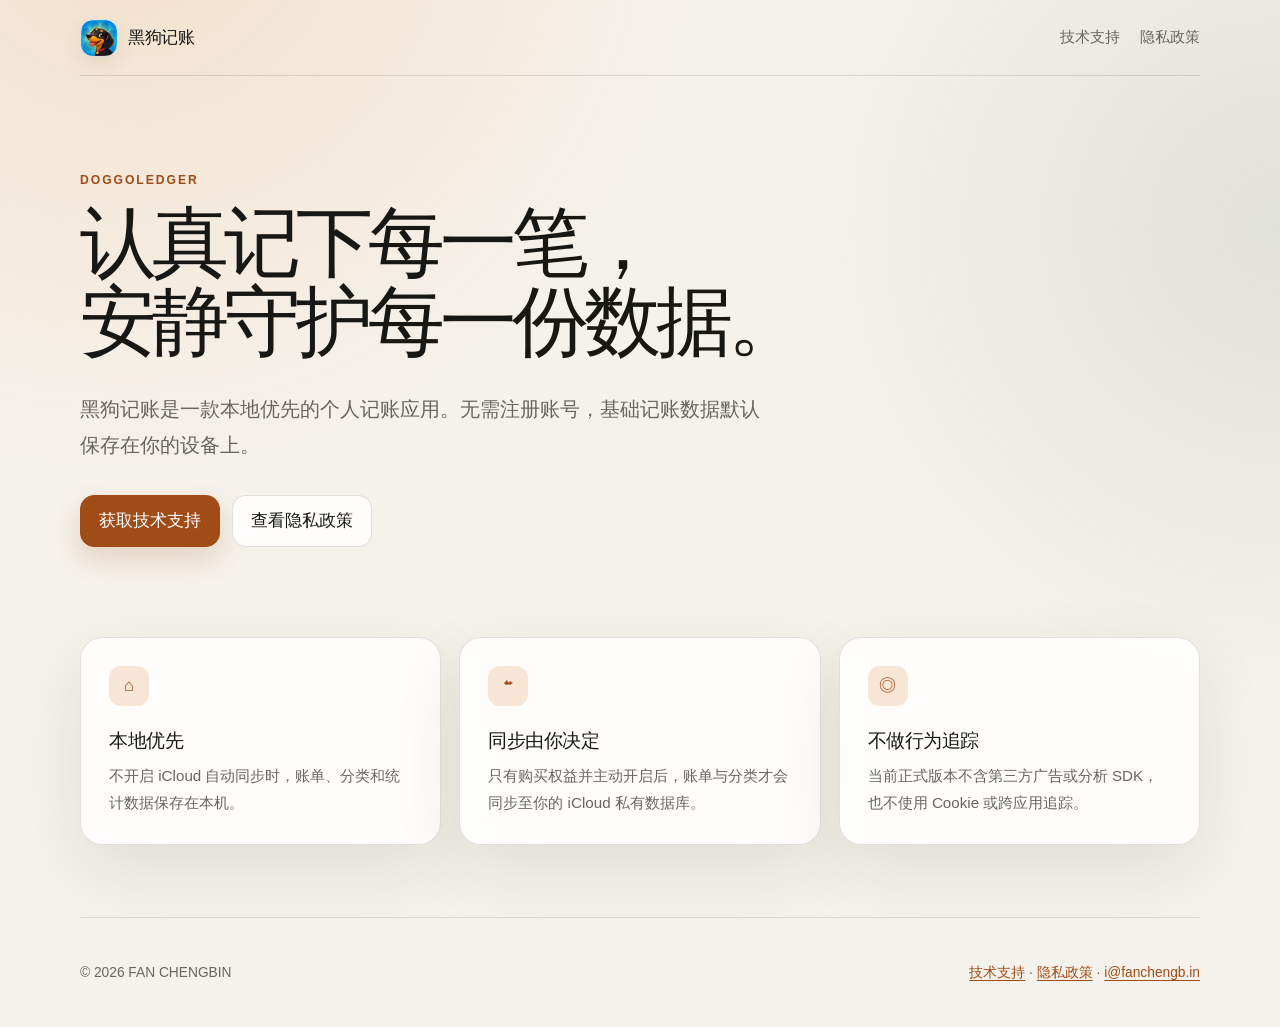
<file: index.html>
<!doctype html>
<html lang="zh-CN">
<head>
  <meta charset="utf-8">
  <meta name="viewport" content="width=device-width, initial-scale=1">
  <meta name="description" content="黑狗记账（DoggoLedger）官方网站与隐私政策入口。">
  <meta name="referrer" content="no-referrer">
  <meta http-equiv="Content-Security-Policy" content="default-src 'self'; style-src 'self'; img-src 'self' data:; object-src 'none'; base-uri 'none'; form-action 'none'; frame-ancestors 'none'">
  <title>黑狗记账 · DoggoLedger</title>
  <link rel="stylesheet" href="styles.css">
</head>
<body>
  <header class="site-header">
    <div class="brand">
      <a class="app-icon-link" href="https://apps.apple.com/cn/app/%E9%BB%91%E7%8B%97%E8%AE%B0%E8%B4%A6/id6802510951" aria-label="在 App Store 查看黑狗记账">
        <img class="brand-icon" src="assets/app-icon.webp" alt="黑狗记账 App 图标" width="38" height="38">
      </a>
      <a class="brand-name" href="https://apps.apple.com/cn/app/%E9%BB%91%E7%8B%97%E8%AE%B0%E8%B4%A6/id6802510951" aria-label="在 App Store 查看黑狗记账">黑狗记账</a>
    </div>
    <nav aria-label="主要导航">
      <a href="support.html">技术支持</a>
      <a href="privacy.html">隐私政策</a>
    </nav>
  </header>

  <main class="home-main">
    <section class="hero" aria-labelledby="hero-title">
      <p class="eyebrow">DoggoLedger</p>
      <h1 id="hero-title"><span class="hero-title-line">认真记下每一笔，</span><span class="hero-title-line">安静守护每一份数据。</span></h1>
      <p class="hero-copy">黑狗记账是一款本地优先的个人记账应用。无需注册账号，基础记账数据默认保存在你的设备上。</p>
      <div class="hero-actions">
        <a class="button primary" href="support.html">获取技术支持</a>
        <a class="button secondary" href="privacy.html">查看隐私政策</a>
      </div>
    </section>

    <section class="feature-grid" aria-label="隐私特点">
      <article class="feature-card">
        <span class="feature-icon" aria-hidden="true">⌂</span>
        <h2>本地优先</h2>
        <p>不开启 iCloud 自动同步时，账单、分类和统计数据保存在本机。</p>
      </article>
      <article class="feature-card">
        <span class="feature-icon" aria-hidden="true">☁</span>
        <h2>同步由你决定</h2>
        <p>只有购买权益并主动开启后，账单与分类才会同步至你的 iCloud 私有数据库。</p>
      </article>
      <article class="feature-card">
        <span class="feature-icon" aria-hidden="true">◎</span>
        <h2>不做行为追踪</h2>
        <p>当前正式版本不含第三方广告或分析 SDK，也不使用 Cookie 或跨应用追踪。</p>
      </article>
    </section>
  </main>

  <footer class="site-footer">
    <p>© 2026 FAN CHENGBIN</p>
    <p><a href="support.html">技术支持</a><span aria-hidden="true"> · </span><a href="privacy.html">隐私政策</a><span aria-hidden="true"> · </span><a href="mailto:i@fanchengb.in">i@fanchengb.in</a></p>
  </footer>
</body>
</html>
</file>
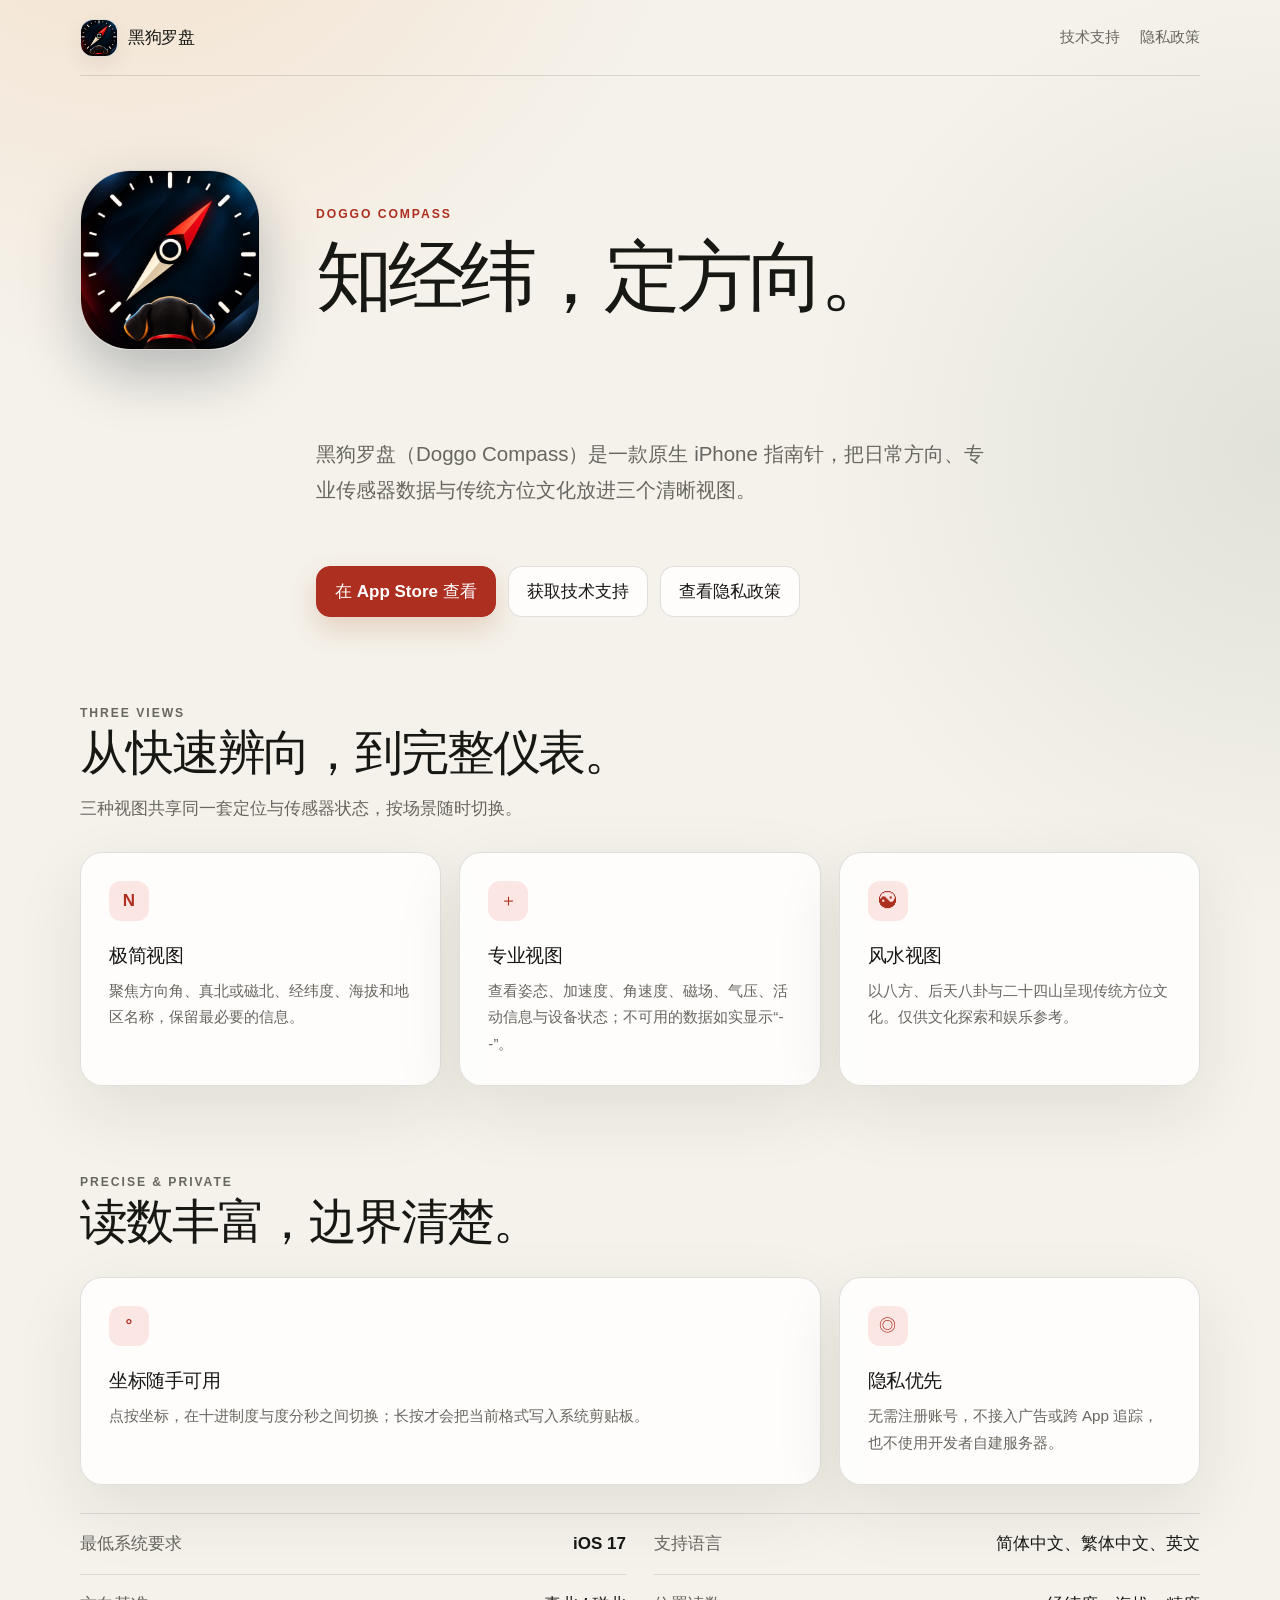
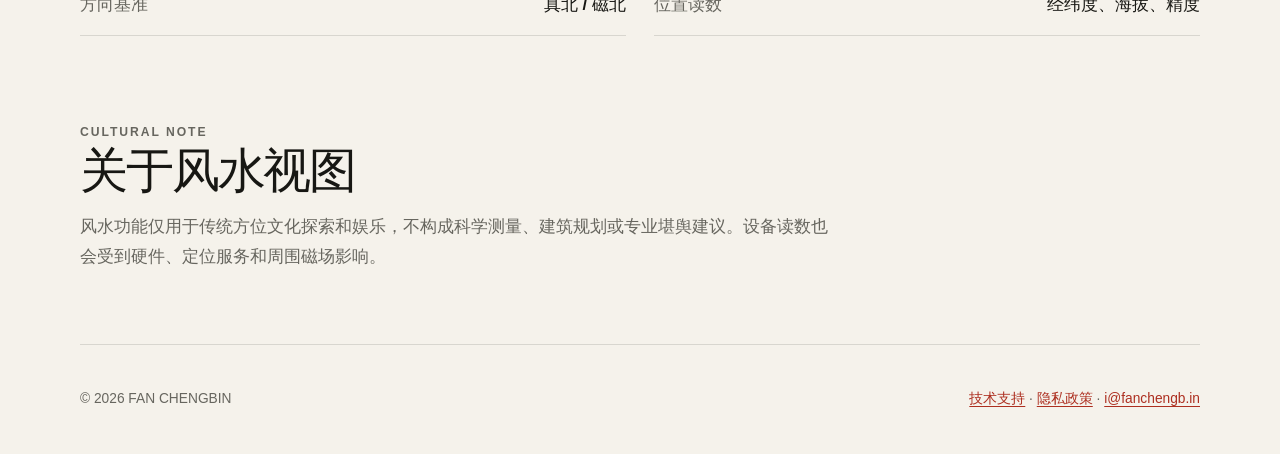
<file: doggo-compass/index.html>
<!doctype html>
<html lang="zh-CN">
<head>
  <meta charset="utf-8">
  <meta name="viewport" content="width=device-width, initial-scale=1">
  <meta name="description" content="黑狗罗盘（Doggo Compass）是一款隐私优先的原生 iPhone 指南针，提供极简、专业与风水三种视图。">
  <meta name="referrer" content="no-referrer">
  <meta http-equiv="Content-Security-Policy" content="default-src 'self'; style-src 'self'; img-src 'self' data:; object-src 'none'; base-uri 'none'; form-action 'none'; frame-ancestors 'none'">
  <meta property="og:type" content="website">
  <meta property="og:locale" content="zh_CN">
  <meta property="og:site_name" content="黑狗罗盘">
  <meta property="og:title" content="黑狗罗盘 · Doggo Compass">
  <meta property="og:description" content="原生 iPhone 指南针：极简读数、专业传感器与传统方位文化视图。">
  <meta property="og:url" content="https://zhinan.enlightened.cn/">
  <meta property="og:image" content="https://zhinan.enlightened.cn/assets/app-icon-v4.webp">
  <link rel="canonical" href="https://zhinan.enlightened.cn/">
  <link rel="apple-touch-icon" href="assets/app-icon-v4-180.png">
  <title>黑狗罗盘 · Doggo Compass</title>
  <link rel="stylesheet" href="base.css">
  <link rel="stylesheet" href="styles.css">
</head>
<body>
  <header class="site-header">
    <div class="brand">
      <a class="app-icon-link" href="https://apps.apple.com/cn/app/%E9%BB%91%E7%8B%97%E7%BD%97%E7%9B%98/id6813387560" aria-label="在 App Store 查看黑狗罗盘">
        <img class="brand-icon" src="assets/app-icon-v4.webp" alt="" width="38" height="38">
      </a>
      <a class="brand-name" href="https://apps.apple.com/cn/app/%E9%BB%91%E7%8B%97%E7%BD%97%E7%9B%98/id6813387560" aria-label="在 App Store 查看黑狗罗盘">黑狗罗盘</a>
    </div>
    <nav aria-label="主要导航">
      <a href="support.html">技术支持</a>
      <a href="privacy.html">隐私政策</a>
    </nav>
  </header>

  <main class="home-main">
    <section class="hero product-lockup" aria-labelledby="hero-title">
      <img class="product-icon" src="assets/app-icon-v4.webp" alt="黑狗罗盘 App 图标" width="512" height="512">
      <div>
        <p class="eyebrow">Doggo Compass</p>
        <h1 id="hero-title">知经纬，定方向。</h1>
      </div>
      <p class="hero-copy">黑狗罗盘（Doggo Compass）是一款原生 iPhone 指南针，把日常方向、专业传感器数据与传统方位文化放进三个清晰视图。</p>
      <div class="hero-actions">
        <a class="button primary" href="https://apps.apple.com/cn/app/%E9%BB%91%E7%8B%97%E7%BD%97%E7%9B%98/id6813387560">在 App Store 查看</a>
        <a class="button secondary" href="support.html">获取技术支持</a>
        <a class="button secondary" href="privacy.html">查看隐私政策</a>
      </div>
    </section>

    <section aria-labelledby="views-title">
      <div class="section-heading">
        <p class="eyebrow">THREE VIEWS</p>
        <h2 id="views-title">从快速辨向，到完整仪表。</h2>
        <p>三种视图共享同一套定位与传感器状态，按场景随时切换。</p>
      </div>
      <div class="feature-grid compact">
        <article class="feature-card">
          <span class="feature-icon" aria-hidden="true">N</span>
          <h2>极简视图</h2>
          <p>聚焦方向角、真北或磁北、经纬度、海拔和地区名称，保留最必要的信息。</p>
        </article>
        <article class="feature-card">
          <span class="feature-icon" aria-hidden="true">＋</span>
          <h2>专业视图</h2>
          <p>查看姿态、加速度、角速度、磁场、气压、活动信息与设备状态；不可用的数据如实显示“--”。</p>
        </article>
        <article class="feature-card">
          <span class="feature-icon" aria-hidden="true">☯</span>
          <h2>风水视图</h2>
          <p>以八方、后天八卦与二十四山呈现传统方位文化。仅供文化探索和娱乐参考。</p>
        </article>
      </div>
    </section>

    <section aria-labelledby="details-title">
      <div class="section-heading">
        <p class="eyebrow">PRECISE &amp; PRIVATE</p>
        <h2 id="details-title">读数丰富，边界清楚。</h2>
      </div>
      <div class="feature-grid compact">
        <article class="feature-card wide">
          <span class="feature-icon" aria-hidden="true">°</span>
          <h2>坐标随手可用</h2>
          <p>点按坐标，在十进制度与度分秒之间切换；长按才会把当前格式写入系统剪贴板。</p>
        </article>
        <article class="feature-card">
          <span class="feature-icon" aria-hidden="true">◎</span>
          <h2>隐私优先</h2>
          <p>无需注册账号，不接入广告或跨 App 追踪，也不使用开发者自建服务器。</p>
        </article>
      </div>
      <ul class="spec-list" aria-label="系统与语言信息">
        <li><span>最低系统要求</span><strong>iOS 17</strong></li>
        <li><span>支持语言</span><strong>简体中文、繁体中文、英文</strong></li>
        <li><span>方向基准</span><strong>真北 / 磁北</strong></li>
        <li><span>位置读数</span><strong>经纬度、海拔、精度</strong></li>
      </ul>
    </section>

    <section aria-labelledby="disclaimer-title">
      <div class="section-heading">
        <p class="eyebrow">CULTURAL NOTE</p>
        <h2 id="disclaimer-title">关于风水视图</h2>
        <p>风水功能仅用于传统方位文化探索和娱乐，不构成科学测量、建筑规划或专业堪舆建议。设备读数也会受到硬件、定位服务和周围磁场影响。</p>
      </div>
    </section>
  </main>

  <footer class="site-footer">
    <p>© 2026 FAN CHENGBIN</p>
    <p><a href="support.html">技术支持</a><span aria-hidden="true"> · </span><a href="privacy.html">隐私政策</a><span aria-hidden="true"> · </span><a href="mailto:i@fanchengb.in">i@fanchengb.in</a></p>
  </footer>
</body>
</html>
</file>
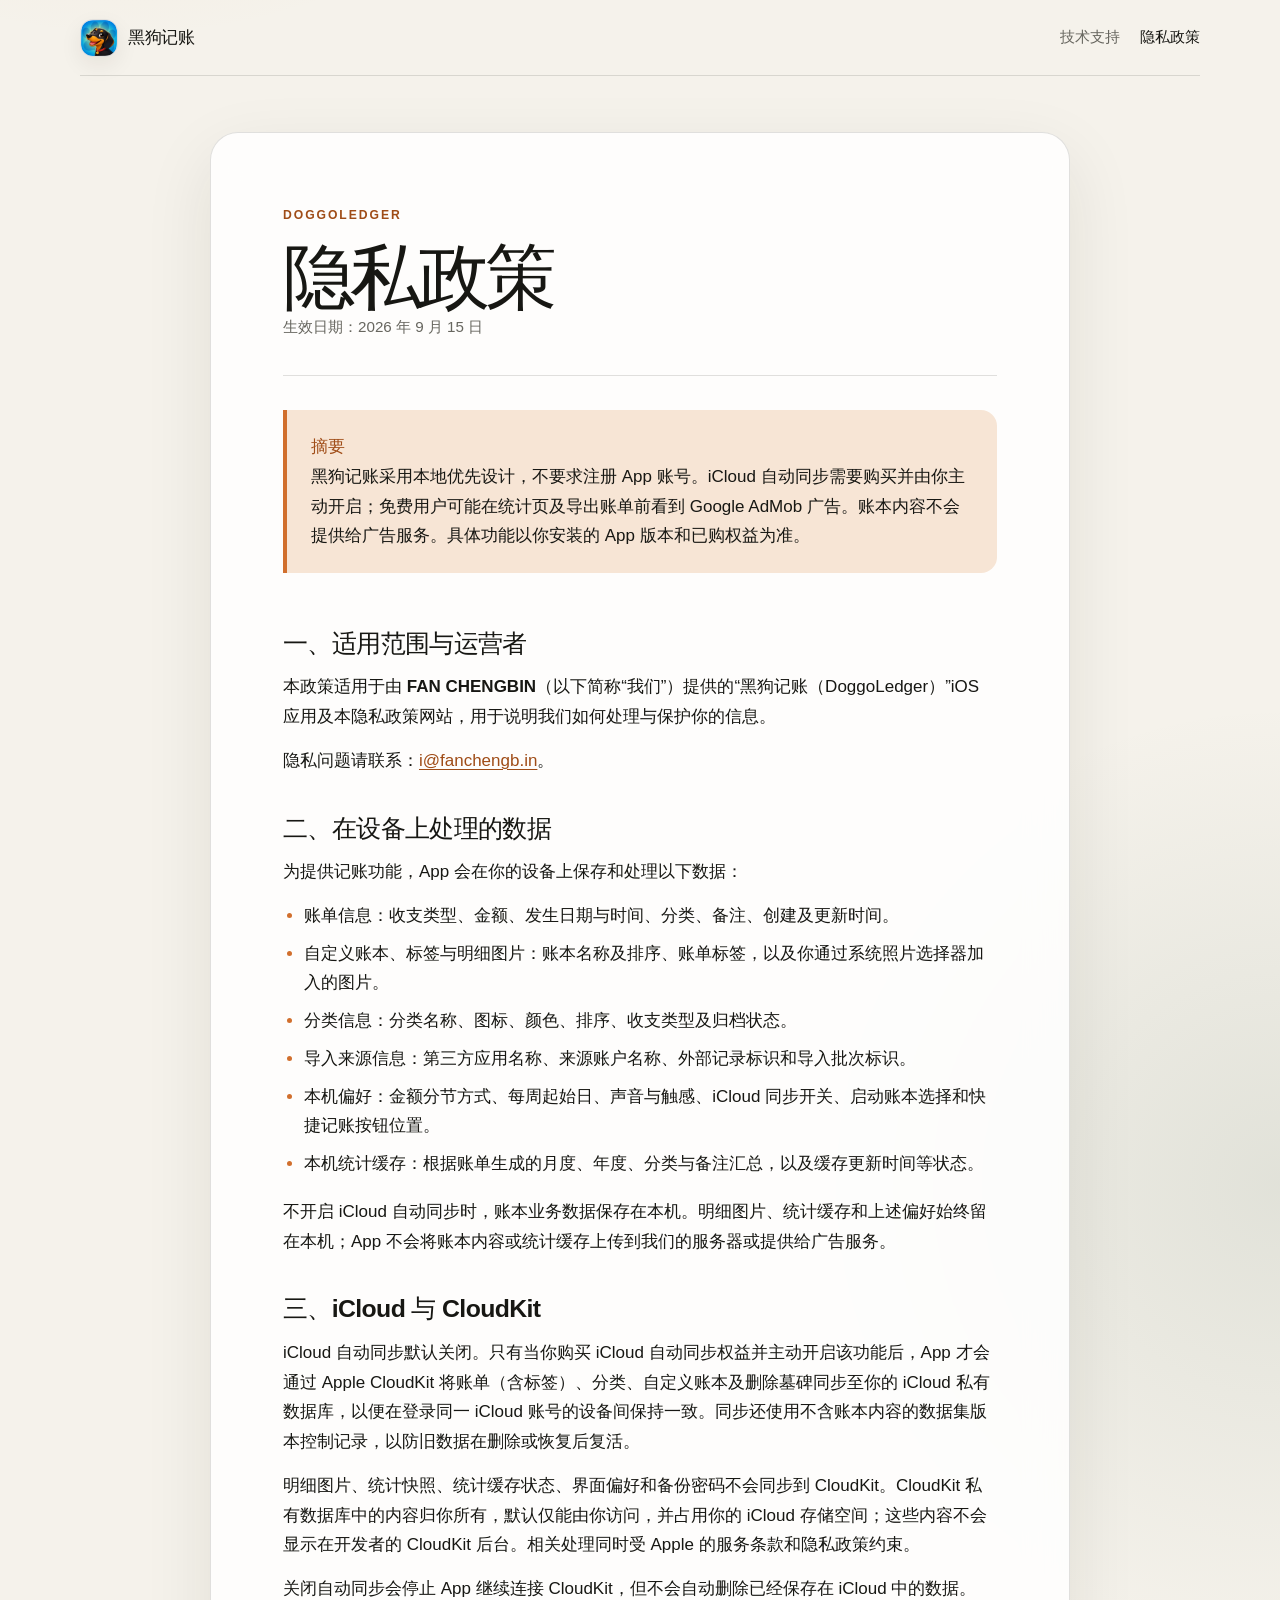
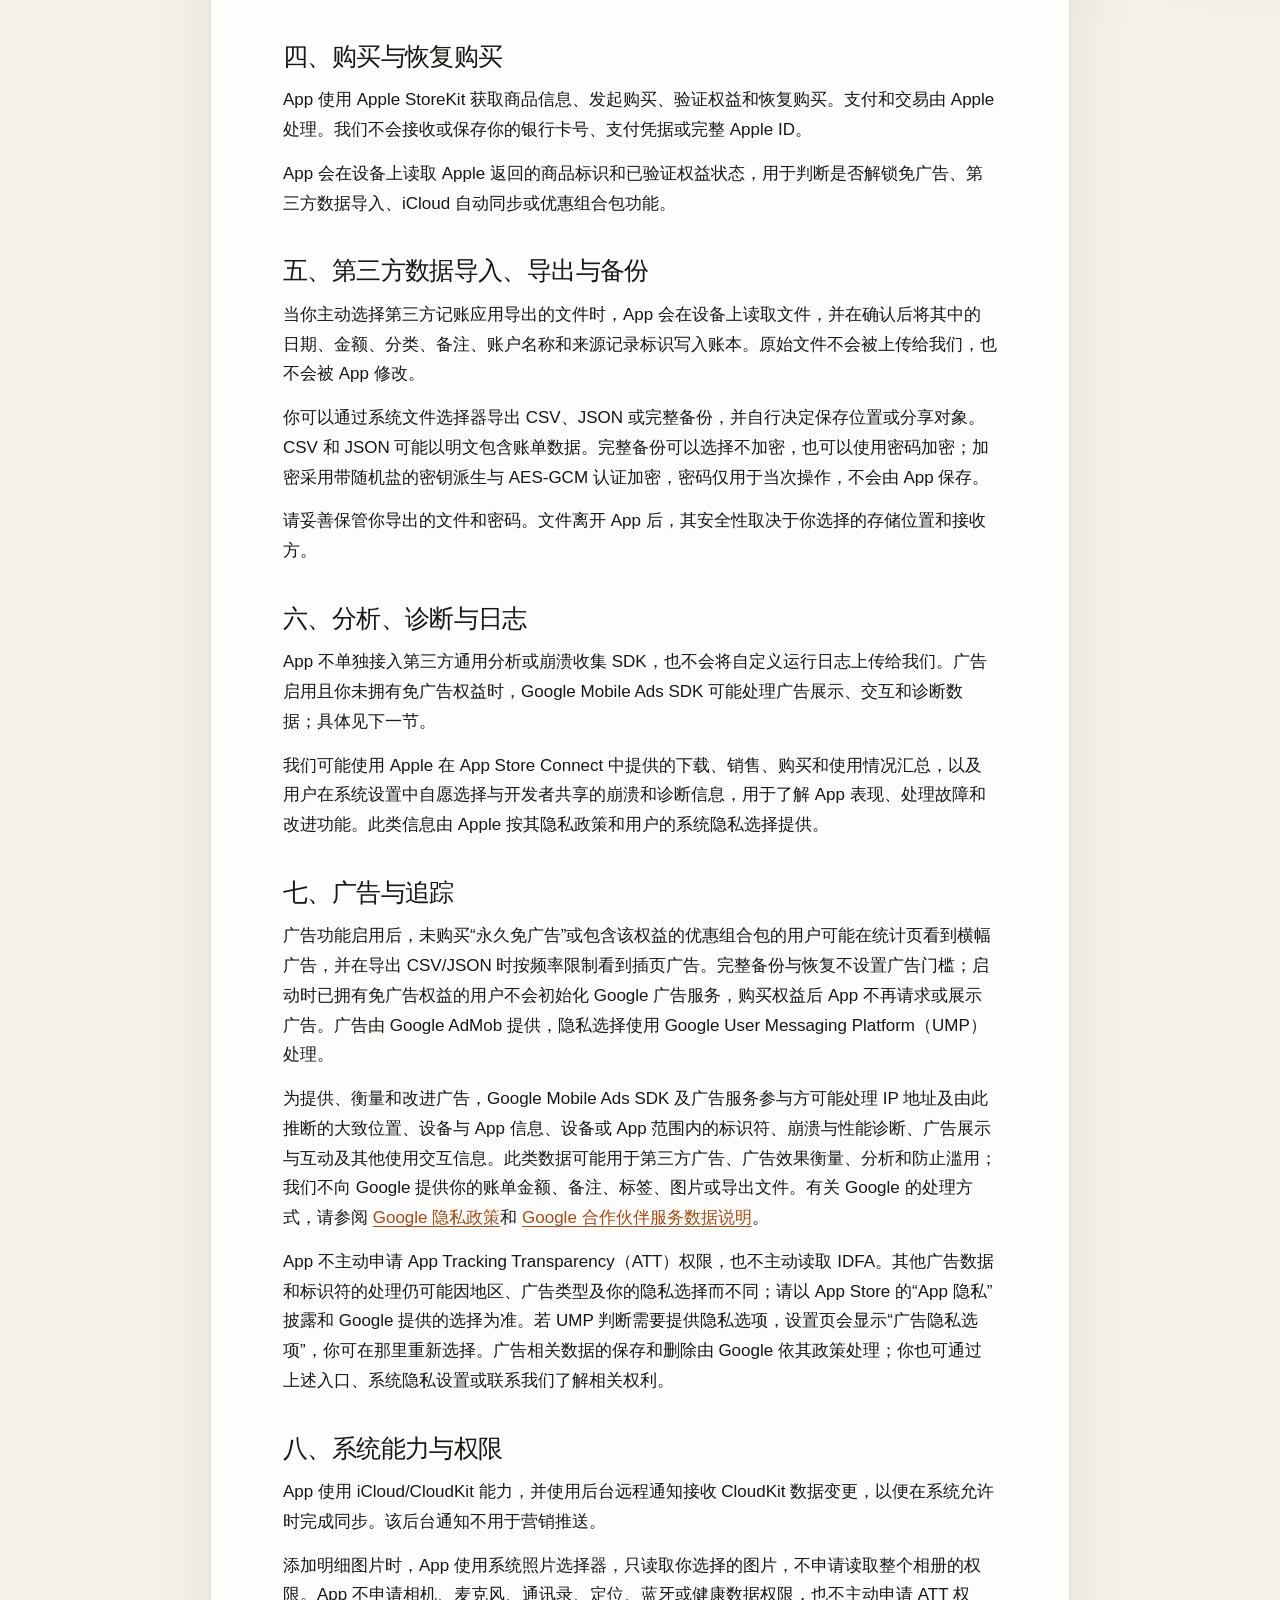
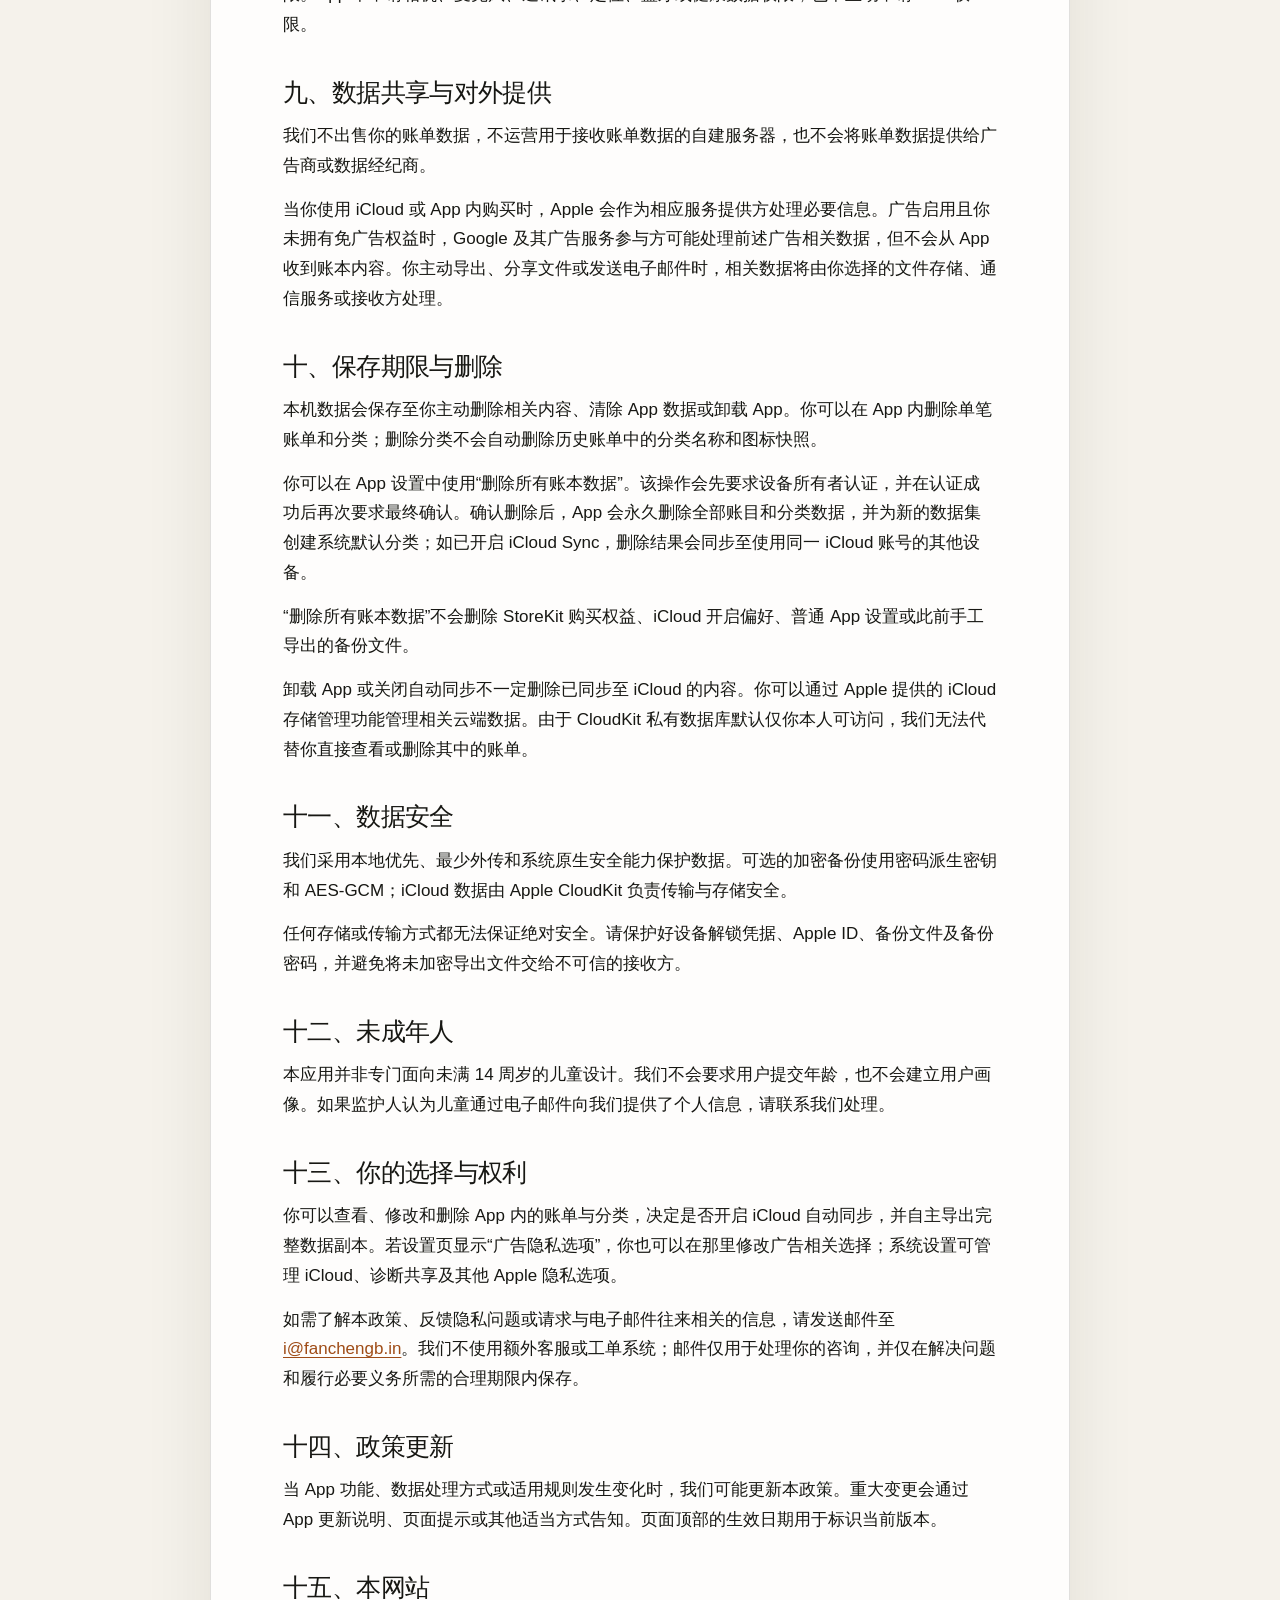
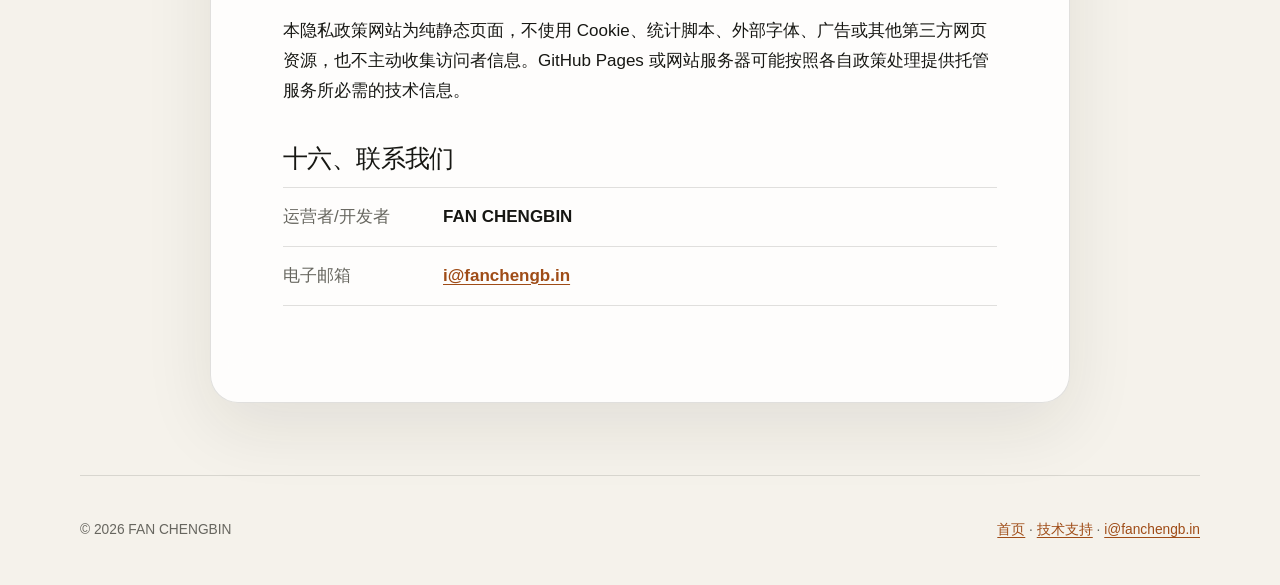
<file: privacy.html>
<!doctype html>
<html lang="zh-CN">
<head>
  <meta charset="utf-8">
  <meta name="viewport" content="width=device-width, initial-scale=1">
  <meta name="description" content="黑狗记账（DoggoLedger）隐私政策。">
  <meta name="referrer" content="no-referrer">
  <meta http-equiv="Content-Security-Policy" content="default-src 'self'; style-src 'self'; img-src 'self' data:; object-src 'none'; base-uri 'none'; form-action 'none'; frame-ancestors 'none'">
  <title>隐私政策 · 黑狗记账</title>
  <link rel="stylesheet" href="styles.css">
</head>
<body>
  <header class="site-header">
    <div class="brand">
      <a class="app-icon-link" href="https://apps.apple.com/cn/app/%E9%BB%91%E7%8B%97%E8%AE%B0%E8%B4%A6/id6802510951" aria-label="在 App Store 查看黑狗记账">
        <img class="brand-icon" src="assets/app-icon.webp" alt="黑狗记账 App 图标" width="38" height="38">
      </a>
      <a class="brand-name" href="https://apps.apple.com/cn/app/%E9%BB%91%E7%8B%97%E8%AE%B0%E8%B4%A6/id6802510951" aria-label="在 App Store 查看黑狗记账">黑狗记账</a>
    </div>
    <nav aria-label="主要导航">
      <a href="support.html">技术支持</a>
      <a aria-current="page" href="privacy.html">隐私政策</a>
    </nav>
  </header>

  <main class="policy-layout">
    <article class="policy-card">
      <header class="policy-heading">
        <p class="eyebrow">DoggoLedger</p>
        <h1>隐私政策</h1>
        <p class="effective-date">生效日期：2026 年 9 月 15 日</p>
      </header>

      <div class="notice">
        <strong>摘要</strong>
        <p>黑狗记账采用本地优先设计，不要求注册 App 账号。iCloud 自动同步需要购买并由你主动开启；免费用户可能在统计页及导出账单前看到 Google AdMob 广告。账本内容不会提供给广告服务。具体功能以你安装的 App 版本和已购权益为准。</p>
      </div>

      <section id="scope">
        <h2>一、适用范围与运营者</h2>
        <p>本政策适用于由 <strong>FAN CHENGBIN</strong>（以下简称“我们”）提供的“黑狗记账（DoggoLedger）”iOS 应用及本隐私政策网站，用于说明我们如何处理与保护你的信息。</p>
        <p>隐私问题请联系：<a href="mailto:i@fanchengb.in">i@fanchengb.in</a>。</p>
      </section>

      <section id="local-data">
        <h2>二、在设备上处理的数据</h2>
        <p>为提供记账功能，App 会在你的设备上保存和处理以下数据：</p>
        <ul>
          <li><strong>账单信息：</strong>收支类型、金额、发生日期与时间、分类、备注、创建及更新时间。</li>
          <li><strong>自定义账本、标签与明细图片：</strong>账本名称及排序、账单标签，以及你通过系统照片选择器加入的图片。</li>
          <li><strong>分类信息：</strong>分类名称、图标、颜色、排序、收支类型及归档状态。</li>
          <li><strong>导入来源信息：</strong>第三方应用名称、来源账户名称、外部记录标识和导入批次标识。</li>
          <li><strong>本机偏好：</strong>金额分节方式、每周起始日、声音与触感、iCloud 同步开关、启动账本选择和快捷记账按钮位置。</li>
          <li><strong>本机统计缓存：</strong>根据账单生成的月度、年度、分类与备注汇总，以及缓存更新时间等状态。</li>
        </ul>
        <p>不开启 iCloud 自动同步时，账本业务数据保存在本机。明细图片、统计缓存和上述偏好始终留在本机；App 不会将账本内容或统计缓存上传到我们的服务器或提供给广告服务。</p>
      </section>

      <section id="icloud">
        <h2>三、iCloud 与 CloudKit</h2>
        <p>iCloud 自动同步默认关闭。只有当你购买 iCloud 自动同步权益并主动开启该功能后，App 才会通过 Apple CloudKit 将<strong>账单（含标签）、分类、自定义账本及删除墓碑</strong>同步至你的 iCloud 私有数据库，以便在登录同一 iCloud 账号的设备间保持一致。同步还使用不含账本内容的数据集版本控制记录，以防旧数据在删除或恢复后复活。</p>
        <p>明细图片、统计快照、统计缓存状态、界面偏好和备份密码不会同步到 CloudKit。CloudKit 私有数据库中的内容归你所有，默认仅能由你访问，并占用你的 iCloud 存储空间；这些内容不会显示在开发者的 CloudKit 后台。相关处理同时受 Apple 的服务条款和隐私政策约束。</p>
        <p>关闭自动同步会停止 App 继续连接 CloudKit，但不会自动删除已经保存在 iCloud 中的数据。</p>
      </section>

      <section id="purchases">
        <h2>四、购买与恢复购买</h2>
        <p>App 使用 Apple StoreKit 获取商品信息、发起购买、验证权益和恢复购买。支付和交易由 Apple 处理。我们不会接收或保存你的银行卡号、支付凭据或完整 Apple ID。</p>
        <p>App 会在设备上读取 Apple 返回的商品标识和已验证权益状态，用于判断是否解锁免广告、第三方数据导入、iCloud 自动同步或优惠组合包功能。</p>
      </section>

      <section id="imports-backups">
        <h2>五、第三方数据导入、导出与备份</h2>
        <p>当你主动选择第三方记账应用导出的文件时，App 会在设备上读取文件，并在确认后将其中的日期、金额、分类、备注、账户名称和来源记录标识写入账本。原始文件不会被上传给我们，也不会被 App 修改。</p>
        <p>你可以通过系统文件选择器导出 CSV、JSON 或完整备份，并自行决定保存位置或分享对象。CSV 和 JSON 可能以明文包含账单数据。完整备份可以选择不加密，也可以使用密码加密；加密采用带随机盐的密钥派生与 AES-GCM 认证加密，密码仅用于当次操作，不会由 App 保存。</p>
        <p>请妥善保管你导出的文件和密码。文件离开 App 后，其安全性取决于你选择的存储位置和接收方。</p>
      </section>

      <section id="analytics">
        <h2>六、分析、诊断与日志</h2>
        <p>App 不单独接入第三方通用分析或崩溃收集 SDK，也不会将自定义运行日志上传给我们。广告启用且你未拥有免广告权益时，Google Mobile Ads SDK 可能处理广告展示、交互和诊断数据；具体见下一节。</p>
        <p>我们可能使用 Apple 在 App Store Connect 中提供的下载、销售、购买和使用情况汇总，以及用户在系统设置中自愿选择与开发者共享的崩溃和诊断信息，用于了解 App 表现、处理故障和改进功能。此类信息由 Apple 按其隐私政策和用户的系统隐私选择提供。</p>
      </section>

      <section id="ads">
        <h2>七、广告与追踪</h2>
        <p>广告功能启用后，未购买“永久免广告”或包含该权益的优惠组合包的用户可能在统计页看到横幅广告，并在导出 CSV/JSON 时按频率限制看到插页广告。完整备份与恢复不设置广告门槛；启动时已拥有免广告权益的用户不会初始化 Google 广告服务，购买权益后 App 不再请求或展示广告。广告由 Google AdMob 提供，隐私选择使用 Google User Messaging Platform（UMP）处理。</p>
        <p>为提供、衡量和改进广告，Google Mobile Ads SDK 及广告服务参与方可能处理 IP 地址及由此推断的大致位置、设备与 App 信息、设备或 App 范围内的标识符、崩溃与性能诊断、广告展示与互动及其他使用交互信息。此类数据可能用于第三方广告、广告效果衡量、分析和防止滥用；我们不向 Google 提供你的账单金额、备注、标签、图片或导出文件。有关 Google 的处理方式，请参阅 <a href="https://policies.google.com/privacy">Google 隐私政策</a>和 <a href="https://policies.google.com/technologies/partner-sites">Google 合作伙伴服务数据说明</a>。</p>
        <p>App 不主动申请 App Tracking Transparency（ATT）权限，也不主动读取 IDFA。其他广告数据和标识符的处理仍可能因地区、广告类型及你的隐私选择而不同；请以 App Store 的“App 隐私”披露和 Google 提供的选择为准。若 UMP 判断需要提供隐私选项，设置页会显示“广告隐私选项”，你可在那里重新选择。广告相关数据的保存和删除由 Google 依其政策处理；你也可通过上述入口、系统隐私设置或联系我们了解相关权利。</p>
      </section>

      <section id="permissions">
        <h2>八、系统能力与权限</h2>
        <p>App 使用 iCloud/CloudKit 能力，并使用后台远程通知接收 CloudKit 数据变更，以便在系统允许时完成同步。该后台通知不用于营销推送。</p>
        <p>添加明细图片时，App 使用系统照片选择器，只读取你选择的图片，不申请读取整个相册的权限。App 不申请相机、麦克风、通讯录、定位、蓝牙或健康数据权限，也不主动申请 ATT 权限。</p>
      </section>

      <section id="sharing">
        <h2>九、数据共享与对外提供</h2>
        <p>我们不出售你的账单数据，不运营用于接收账单数据的自建服务器，也不会将账单数据提供给广告商或数据经纪商。</p>
        <p>当你使用 iCloud 或 App 内购买时，Apple 会作为相应服务提供方处理必要信息。广告启用且你未拥有免广告权益时，Google 及其广告服务参与方可能处理前述广告相关数据，但不会从 App 收到账本内容。你主动导出、分享文件或发送电子邮件时，相关数据将由你选择的文件存储、通信服务或接收方处理。</p>
      </section>

      <section id="retention-deletion">
        <h2>十、保存期限与删除</h2>
        <p>本机数据会保存至你主动删除相关内容、清除 App 数据或卸载 App。你可以在 App 内删除单笔账单和分类；删除分类不会自动删除历史账单中的分类名称和图标快照。</p>
        <p>你可以在 App 设置中使用“删除所有账本数据”。该操作会先要求设备所有者认证，并在认证成功后再次要求最终确认。确认删除后，App 会永久删除全部账目和分类数据，并为新的数据集创建系统默认分类；如已开启 iCloud Sync，删除结果会同步至使用同一 iCloud 账号的其他设备。</p>
        <p>“删除所有账本数据”不会删除 StoreKit 购买权益、iCloud 开启偏好、普通 App 设置或此前手工导出的备份文件。</p>
        <p>卸载 App 或关闭自动同步不一定删除已同步至 iCloud 的内容。你可以通过 Apple 提供的 iCloud 存储管理功能管理相关云端数据。由于 CloudKit 私有数据库默认仅你本人可访问，我们无法代替你直接查看或删除其中的账单。</p>
      </section>

      <section id="security">
        <h2>十一、数据安全</h2>
        <p>我们采用本地优先、最少外传和系统原生安全能力保护数据。可选的加密备份使用密码派生密钥和 AES-GCM；iCloud 数据由 Apple CloudKit 负责传输与存储安全。</p>
        <p>任何存储或传输方式都无法保证绝对安全。请保护好设备解锁凭据、Apple ID、备份文件及备份密码，并避免将未加密导出文件交给不可信的接收方。</p>
      </section>

      <section id="children">
        <h2>十二、未成年人</h2>
        <p>本应用并非专门面向未满 14 周岁的儿童设计。我们不会要求用户提交年龄，也不会建立用户画像。如果监护人认为儿童通过电子邮件向我们提供了个人信息，请联系我们处理。</p>
      </section>

      <section id="rights">
        <h2>十三、你的选择与权利</h2>
        <p>你可以查看、修改和删除 App 内的账单与分类，决定是否开启 iCloud 自动同步，并自主导出完整数据副本。若设置页显示“广告隐私选项”，你也可以在那里修改广告相关选择；系统设置可管理 iCloud、诊断共享及其他 Apple 隐私选项。</p>
        <p>如需了解本政策、反馈隐私问题或请求与电子邮件往来相关的信息，请发送邮件至 <a href="mailto:i@fanchengb.in">i@fanchengb.in</a>。我们不使用额外客服或工单系统；邮件仅用于处理你的咨询，并仅在解决问题和履行必要义务所需的合理期限内保存。</p>
      </section>

      <section id="changes">
        <h2>十四、政策更新</h2>
        <p>当 App 功能、数据处理方式或适用规则发生变化时，我们可能更新本政策。重大变更会通过 App 更新说明、页面提示或其他适当方式告知。页面顶部的生效日期用于标识当前版本。</p>
      </section>

      <section id="website">
        <h2>十五、本网站</h2>
        <p>本隐私政策网站为纯静态页面，不使用 Cookie、统计脚本、外部字体、广告或其他第三方网页资源，也不主动收集访问者信息。GitHub Pages 或网站服务器可能按照各自政策处理提供托管服务所必需的技术信息。</p>
      </section>

      <section id="contact">
        <h2>十六、联系我们</h2>
        <dl class="contact-list">
          <dt>运营者/开发者</dt><dd>FAN CHENGBIN</dd>
          <dt>电子邮箱</dt><dd><a href="mailto:i@fanchengb.in">i@fanchengb.in</a></dd>
        </dl>
      </section>
    </article>
  </main>

  <footer class="site-footer">
    <p>© 2026 FAN CHENGBIN</p>
    <p><a href="index.html">首页</a><span aria-hidden="true"> · </span><a href="support.html">技术支持</a><span aria-hidden="true"> · </span><a href="mailto:i@fanchengb.in">i@fanchengb.in</a></p>
  </footer>
</body>
</html>
</file>
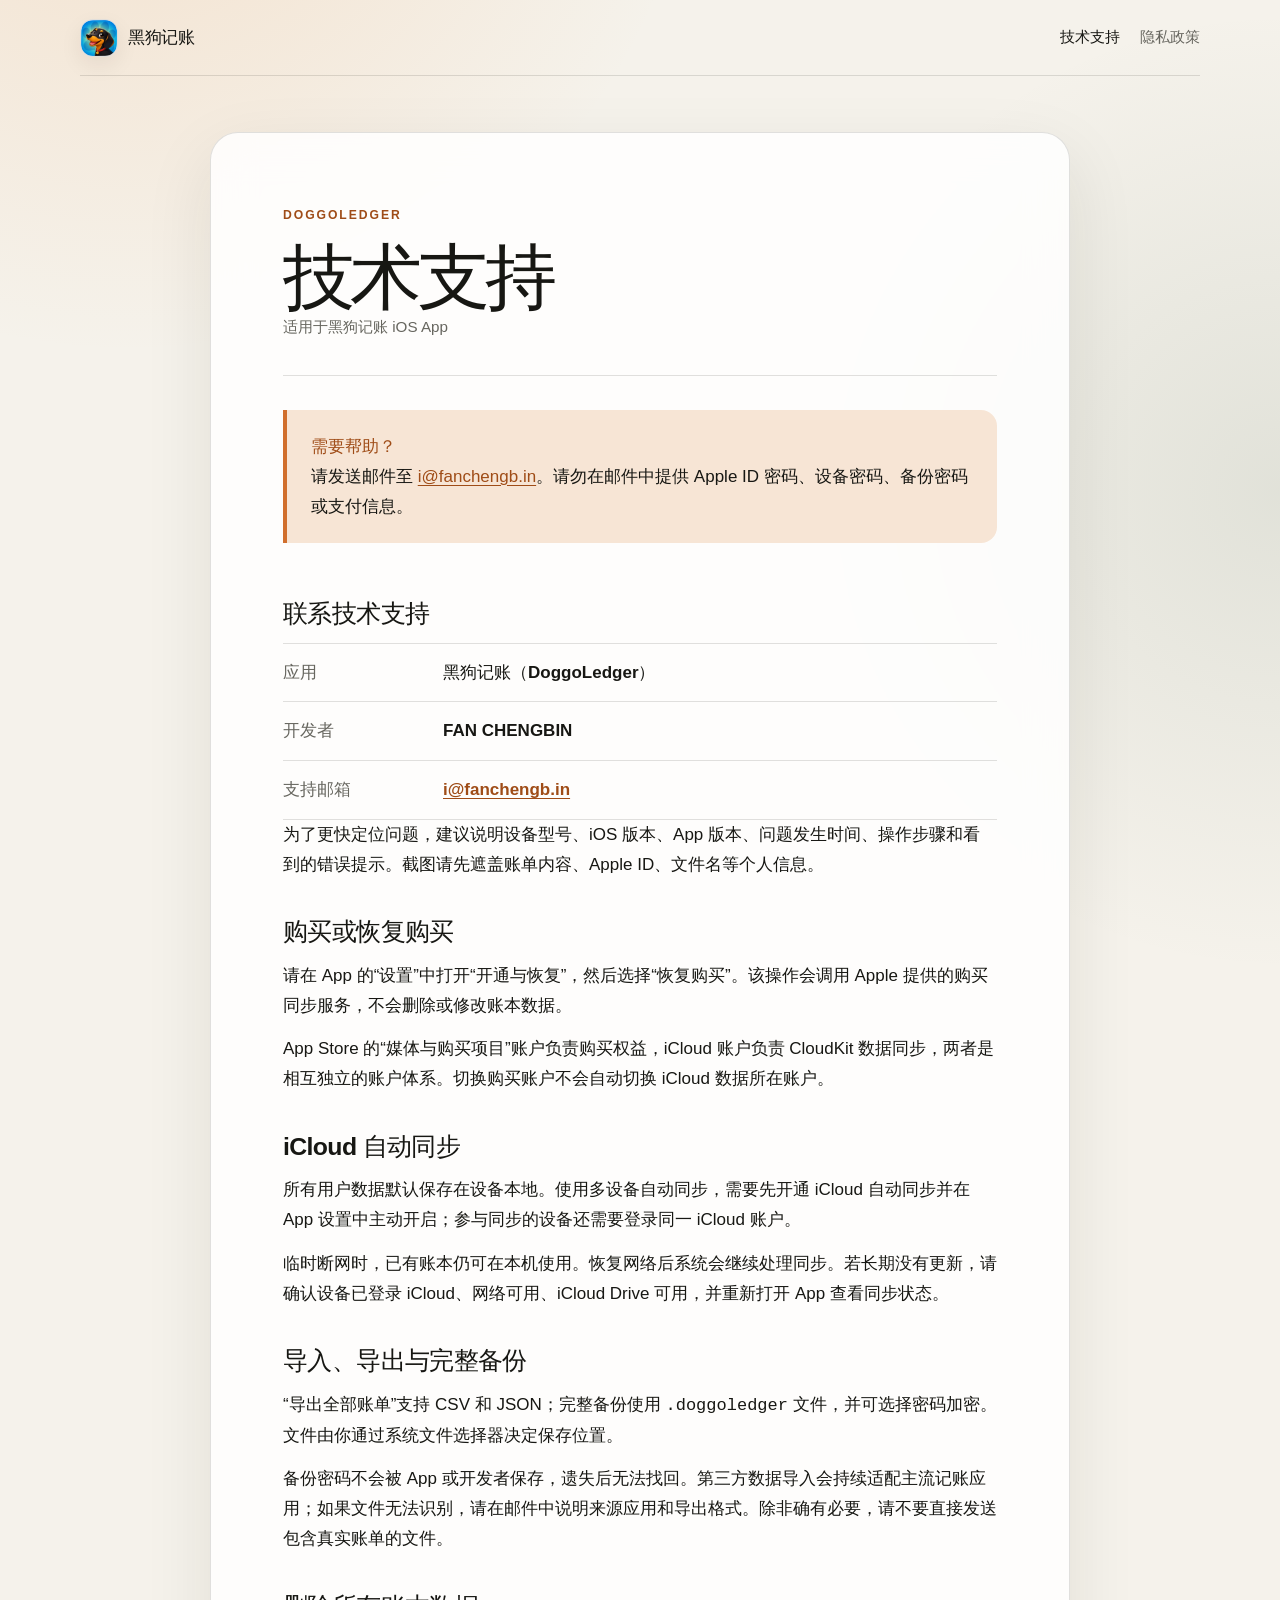
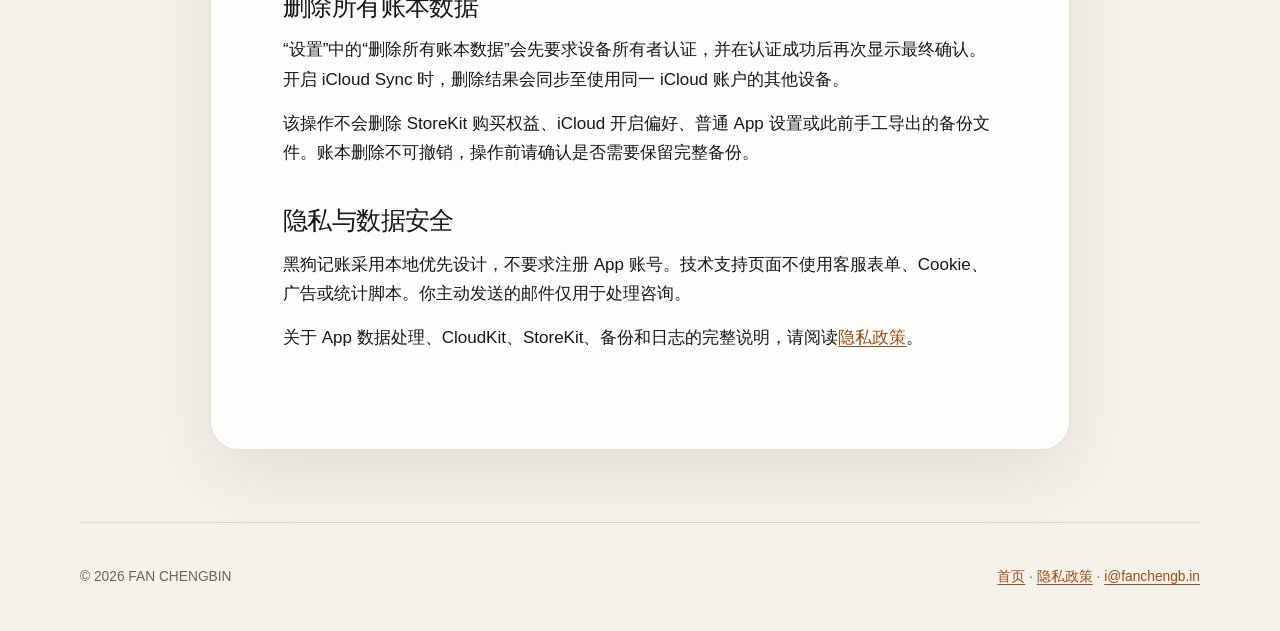
<file: support.html>
<!doctype html>
<html lang="zh-CN">
<head>
  <meta charset="utf-8">
  <meta name="viewport" content="width=device-width, initial-scale=1">
  <meta name="description" content="黑狗记账（DoggoLedger）技术支持、常见问题与联系信息。">
  <meta name="referrer" content="no-referrer">
  <meta http-equiv="Content-Security-Policy" content="default-src 'self'; style-src 'self'; img-src 'self' data:; object-src 'none'; base-uri 'none'; form-action 'none'; frame-ancestors 'none'">
  <title>技术支持 · 黑狗记账</title>
  <link rel="stylesheet" href="styles.css">
</head>
<body>
  <header class="site-header">
    <div class="brand">
      <a class="app-icon-link" href="https://apps.apple.com/cn/app/%E9%BB%91%E7%8B%97%E8%AE%B0%E8%B4%A6/id6802510951" aria-label="在 App Store 查看黑狗记账">
        <img class="brand-icon" src="assets/app-icon.webp" alt="黑狗记账 App 图标" width="38" height="38">
      </a>
      <a class="brand-name" href="https://apps.apple.com/cn/app/%E9%BB%91%E7%8B%97%E8%AE%B0%E8%B4%A6/id6802510951" aria-label="在 App Store 查看黑狗记账">黑狗记账</a>
    </div>
    <nav aria-label="主要导航">
      <a aria-current="page" href="support.html">技术支持</a>
      <a href="privacy.html">隐私政策</a>
    </nav>
  </header>

  <main class="policy-layout">
    <article class="policy-card">
      <header class="policy-heading">
        <p class="eyebrow">DoggoLedger</p>
        <h1>技术支持</h1>
        <p class="effective-date">适用于黑狗记账 iOS App</p>
      </header>

      <div class="notice">
        <strong>需要帮助？</strong>
        <p>请发送邮件至 <a href="mailto:i@fanchengb.in?subject=%E9%BB%91%E7%8B%97%E8%AE%B0%E8%B4%A6%E6%8A%80%E6%9C%AF%E6%94%AF%E6%8C%81">i@fanchengb.in</a>。请勿在邮件中提供 Apple ID 密码、设备密码、备份密码或支付信息。</p>
      </div>

      <section id="contact">
        <h2>联系技术支持</h2>
        <dl class="contact-list">
          <dt>应用</dt><dd>黑狗记账（DoggoLedger）</dd>
          <dt>开发者</dt><dd>FAN CHENGBIN</dd>
          <dt>支持邮箱</dt><dd><a href="mailto:i@fanchengb.in?subject=%E9%BB%91%E7%8B%97%E8%AE%B0%E8%B4%A6%E6%8A%80%E6%9C%AF%E6%94%AF%E6%8C%81">i@fanchengb.in</a></dd>
        </dl>
        <p>为了更快定位问题，建议说明设备型号、iOS 版本、App 版本、问题发生时间、操作步骤和看到的错误提示。截图请先遮盖账单内容、Apple ID、文件名等个人信息。</p>
      </section>

      <section id="purchases">
        <h2>购买或恢复购买</h2>
        <p>请在 App 的“设置”中打开“开通与恢复”，然后选择“恢复购买”。该操作会调用 Apple 提供的购买同步服务，不会删除或修改账本数据。</p>
        <p>App Store 的“媒体与购买项目”账户负责购买权益，iCloud 账户负责 CloudKit 数据同步，两者是相互独立的账户体系。切换购买账户不会自动切换 iCloud 数据所在账户。</p>
      </section>

      <section id="icloud">
        <h2>iCloud 自动同步</h2>
        <p>所有用户数据默认保存在设备本地。使用多设备自动同步，需要先开通 iCloud 自动同步并在 App 设置中主动开启；参与同步的设备还需要登录同一 iCloud 账户。</p>
        <p>临时断网时，已有账本仍可在本机使用。恢复网络后系统会继续处理同步。若长期没有更新，请确认设备已登录 iCloud、网络可用、iCloud Drive 可用，并重新打开 App 查看同步状态。</p>
      </section>

      <section id="import-export">
        <h2>导入、导出与完整备份</h2>
        <p>“导出全部账单”支持 CSV 和 JSON；完整备份使用 <code>.doggoledger</code> 文件，并可选择密码加密。文件由你通过系统文件选择器决定保存位置。</p>
        <p>备份密码不会被 App 或开发者保存，遗失后无法找回。第三方数据导入会持续适配主流记账应用；如果文件无法识别，请在邮件中说明来源应用和导出格式。除非确有必要，请不要直接发送包含真实账单的文件。</p>
      </section>

      <section id="deletion">
        <h2>删除所有账本数据</h2>
        <p>“设置”中的“删除所有账本数据”会先要求设备所有者认证，并在认证成功后再次显示最终确认。开启 iCloud Sync 时，删除结果会同步至使用同一 iCloud 账户的其他设备。</p>
        <p>该操作不会删除 StoreKit 购买权益、iCloud 开启偏好、普通 App 设置或此前手工导出的备份文件。账本删除不可撤销，操作前请确认是否需要保留完整备份。</p>
      </section>

      <section id="privacy">
        <h2>隐私与数据安全</h2>
        <p>黑狗记账采用本地优先设计，不要求注册 App 账号。技术支持页面不使用客服表单、Cookie、广告或统计脚本。你主动发送的邮件仅用于处理咨询。</p>
        <p>关于 App 数据处理、CloudKit、StoreKit、备份和日志的完整说明，请阅读<a href="privacy.html">隐私政策</a>。</p>
      </section>
    </article>
  </main>

  <footer class="site-footer">
    <p>© 2026 FAN CHENGBIN</p>
    <p><a href="index.html">首页</a><span aria-hidden="true"> · </span><a href="privacy.html">隐私政策</a><span aria-hidden="true"> · </span><a href="mailto:i@fanchengb.in">i@fanchengb.in</a></p>
  </footer>
</body>
</html>
</file>
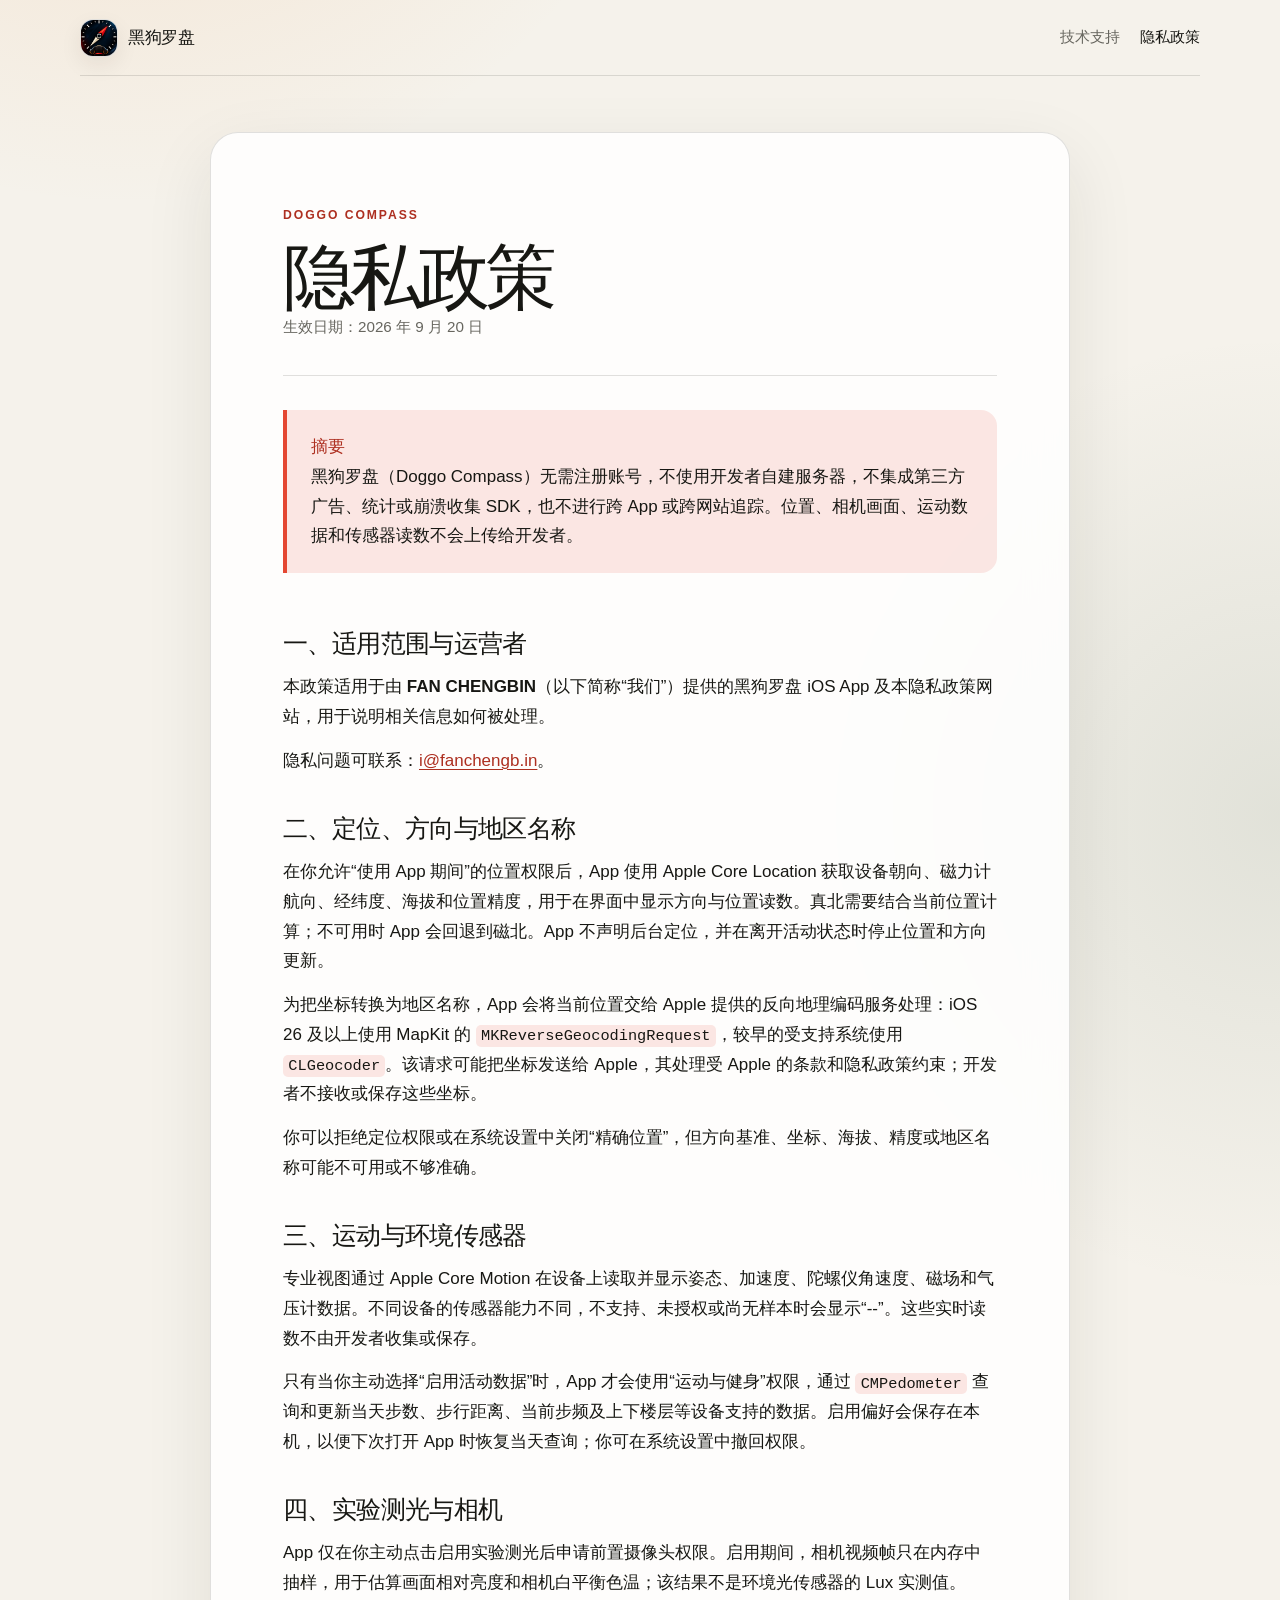
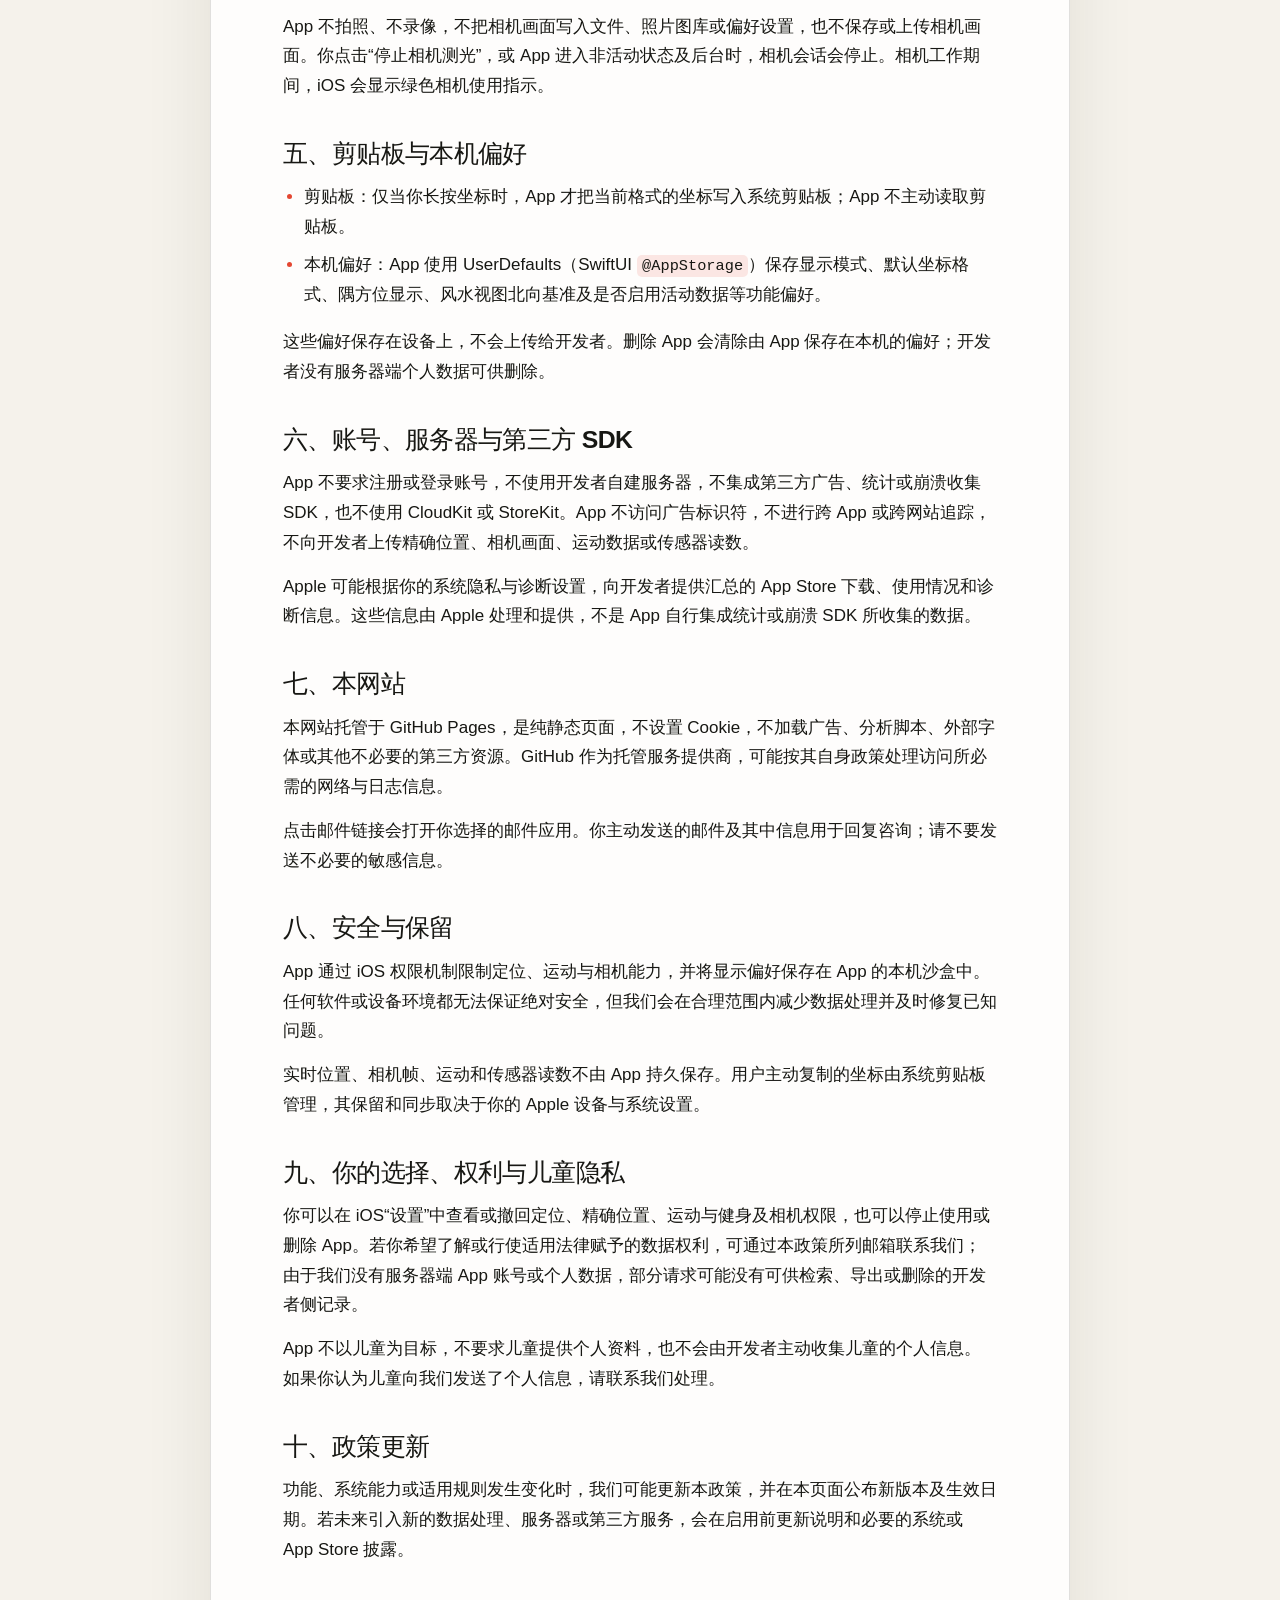
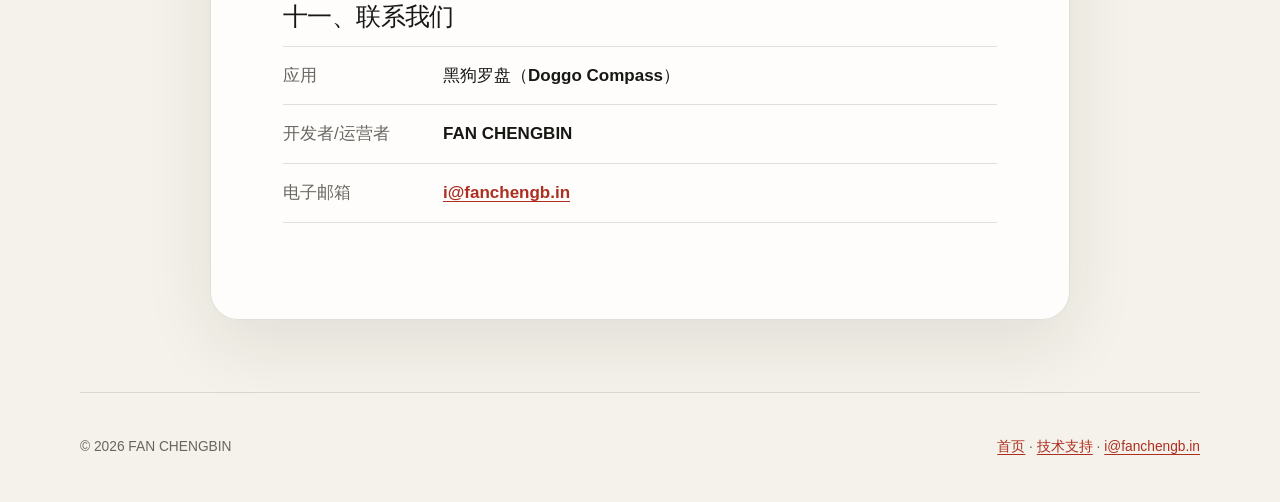
<file: doggo-compass/privacy.html>
<!doctype html>
<html lang="zh-CN">
<head>
  <meta charset="utf-8">
  <meta name="viewport" content="width=device-width, initial-scale=1">
  <meta name="description" content="黑狗罗盘（Doggo Compass）隐私政策：定位、运动传感器、实验测光与本机偏好的处理说明。">
  <meta name="referrer" content="no-referrer">
  <meta http-equiv="Content-Security-Policy" content="default-src 'self'; style-src 'self'; img-src 'self' data:; object-src 'none'; base-uri 'none'; form-action 'none'; frame-ancestors 'none'">
  <meta property="og:type" content="website">
  <meta property="og:locale" content="zh_CN">
  <meta property="og:site_name" content="黑狗罗盘">
  <meta property="og:title" content="隐私政策 · 黑狗罗盘">
  <meta property="og:description" content="了解黑狗罗盘如何在设备上处理定位、运动、相机测光与偏好数据。">
  <meta property="og:url" content="https://zhinan.enlightened.cn/privacy.html">
  <meta property="og:image" content="https://zhinan.enlightened.cn/assets/app-icon-v4.webp">
  <link rel="canonical" href="https://zhinan.enlightened.cn/privacy.html">
  <link rel="apple-touch-icon" href="assets/app-icon-v4-180.png">
  <title>隐私政策 · 黑狗罗盘</title>
  <link rel="stylesheet" href="base.css">
  <link rel="stylesheet" href="styles.css">
</head>
<body>
  <header class="site-header">
    <div class="brand">
      <a class="app-icon-link" href="https://apps.apple.com/cn/app/%E9%BB%91%E7%8B%97%E7%BD%97%E7%9B%98/id6813387560" aria-label="在 App Store 查看黑狗罗盘">
        <img class="brand-icon" src="assets/app-icon-v4.webp" alt="" width="38" height="38">
      </a>
      <a class="brand-name" href="https://apps.apple.com/cn/app/%E9%BB%91%E7%8B%97%E7%BD%97%E7%9B%98/id6813387560" aria-label="在 App Store 查看黑狗罗盘">黑狗罗盘</a>
    </div>
    <nav aria-label="主要导航">
      <a href="support.html">技术支持</a>
      <a aria-current="page" href="privacy.html">隐私政策</a>
    </nav>
  </header>

  <main class="policy-layout">
    <article class="policy-card">
      <header class="policy-heading">
        <p class="eyebrow">Doggo Compass</p>
        <h1>隐私政策</h1>
        <p class="effective-date">生效日期：2026 年 9 月 20 日</p>
      </header>

      <div class="notice">
        <strong>摘要</strong>
        <p>黑狗罗盘（Doggo Compass）无需注册账号，不使用开发者自建服务器，不集成第三方广告、统计或崩溃收集 SDK，也不进行跨 App 或跨网站追踪。位置、相机画面、运动数据和传感器读数不会上传给开发者。</p>
      </div>

      <section id="scope">
        <h2>一、适用范围与运营者</h2>
        <p>本政策适用于由 <strong>FAN CHENGBIN</strong>（以下简称“我们”）提供的黑狗罗盘 iOS App 及本隐私政策网站，用于说明相关信息如何被处理。</p>
        <p>隐私问题可联系：<a href="mailto:i@fanchengb.in">i@fanchengb.in</a>。</p>
      </section>

      <section id="location">
        <h2>二、定位、方向与地区名称</h2>
        <p>在你允许“使用 App 期间”的位置权限后，App 使用 Apple Core Location 获取设备朝向、磁力计航向、经纬度、海拔和位置精度，用于在界面中显示方向与位置读数。真北需要结合当前位置计算；不可用时 App 会回退到磁北。App 不声明后台定位，并在离开活动状态时停止位置和方向更新。</p>
        <p>为把坐标转换为地区名称，App 会将当前位置交给 Apple 提供的反向地理编码服务处理：iOS 26 及以上使用 MapKit 的 <code>MKReverseGeocodingRequest</code>，较早的受支持系统使用 <code>CLGeocoder</code>。该请求可能把坐标发送给 Apple，其处理受 Apple 的条款和隐私政策约束；开发者不接收或保存这些坐标。</p>
        <p>你可以拒绝定位权限或在系统设置中关闭“精确位置”，但方向基准、坐标、海拔、精度或地区名称可能不可用或不够准确。</p>
      </section>

      <section id="motion">
        <h2>三、运动与环境传感器</h2>
        <p>专业视图通过 Apple Core Motion 在设备上读取并显示姿态、加速度、陀螺仪角速度、磁场和气压计数据。不同设备的传感器能力不同，不支持、未授权或尚无样本时会显示“--”。这些实时读数不由开发者收集或保存。</p>
        <p>只有当你主动选择“启用活动数据”时，App 才会使用“运动与健身”权限，通过 <code>CMPedometer</code> 查询和更新当天步数、步行距离、当前步频及上下楼层等设备支持的数据。启用偏好会保存在本机，以便下次打开 App 时恢复当天查询；你可在系统设置中撤回权限。</p>
      </section>

      <section id="camera">
        <h2>四、实验测光与相机</h2>
        <p>App 仅在你主动点击启用实验测光后申请前置摄像头权限。启用期间，相机视频帧只在内存中抽样，用于估算画面相对亮度和相机白平衡色温；该结果不是环境光传感器的 Lux 实测值。</p>
        <p>App 不拍照、不录像，不把相机画面写入文件、照片图库或偏好设置，也不保存或上传相机画面。你点击“停止相机测光”，或 App 进入非活动状态及后台时，相机会话会停止。相机工作期间，iOS 会显示绿色相机使用指示。</p>
      </section>

      <section id="clipboard-preferences">
        <h2>五、剪贴板与本机偏好</h2>
        <ul>
          <li><strong>剪贴板：</strong>仅当你长按坐标时，App 才把当前格式的坐标写入系统剪贴板；App 不主动读取剪贴板。</li>
          <li><strong>本机偏好：</strong>App 使用 UserDefaults（SwiftUI <code>@AppStorage</code>）保存显示模式、默认坐标格式、隅方位显示、风水视图北向基准及是否启用活动数据等功能偏好。</li>
        </ul>
        <p>这些偏好保存在设备上，不会上传给开发者。删除 App 会清除由 App 保存在本机的偏好；开发者没有服务器端个人数据可供删除。</p>
      </section>

      <section id="collection">
        <h2>六、账号、服务器与第三方 SDK</h2>
        <p>App 不要求注册或登录账号，不使用开发者自建服务器，不集成第三方广告、统计或崩溃收集 SDK，也不使用 CloudKit 或 StoreKit。App 不访问广告标识符，不进行跨 App 或跨网站追踪，不向开发者上传精确位置、相机画面、运动数据或传感器读数。</p>
        <p>Apple 可能根据你的系统隐私与诊断设置，向开发者提供汇总的 App Store 下载、使用情况和诊断信息。这些信息由 Apple 处理和提供，不是 App 自行集成统计或崩溃 SDK 所收集的数据。</p>
      </section>

      <section id="website">
        <h2>七、本网站</h2>
        <p>本网站托管于 GitHub Pages，是纯静态页面，不设置 Cookie，不加载广告、分析脚本、外部字体或其他不必要的第三方资源。GitHub 作为托管服务提供商，可能按其自身政策处理访问所必需的网络与日志信息。</p>
        <p>点击邮件链接会打开你选择的邮件应用。你主动发送的邮件及其中信息用于回复咨询；请不要发送不必要的敏感信息。</p>
      </section>

      <section id="security-retention">
        <h2>八、安全与保留</h2>
        <p>App 通过 iOS 权限机制限制定位、运动与相机能力，并将显示偏好保存在 App 的本机沙盒中。任何软件或设备环境都无法保证绝对安全，但我们会在合理范围内减少数据处理并及时修复已知问题。</p>
        <p>实时位置、相机帧、运动和传感器读数不由 App 持久保存。用户主动复制的坐标由系统剪贴板管理，其保留和同步取决于你的 Apple 设备与系统设置。</p>
      </section>

      <section id="rights-children">
        <h2>九、你的选择、权利与儿童隐私</h2>
        <p>你可以在 iOS“设置”中查看或撤回定位、精确位置、运动与健身及相机权限，也可以停止使用或删除 App。若你希望了解或行使适用法律赋予的数据权利，可通过本政策所列邮箱联系我们；由于我们没有服务器端 App 账号或个人数据，部分请求可能没有可供检索、导出或删除的开发者侧记录。</p>
        <p>App 不以儿童为目标，不要求儿童提供个人资料，也不会由开发者主动收集儿童的个人信息。如果你认为儿童向我们发送了个人信息，请联系我们处理。</p>
      </section>

      <section id="updates">
        <h2>十、政策更新</h2>
        <p>功能、系统能力或适用规则发生变化时，我们可能更新本政策，并在本页面公布新版本及生效日期。若未来引入新的数据处理、服务器或第三方服务，会在启用前更新说明和必要的系统或 App Store 披露。</p>
      </section>

      <section id="contact">
        <h2>十一、联系我们</h2>
        <dl class="contact-list">
          <dt>应用</dt><dd>黑狗罗盘（Doggo Compass）</dd>
          <dt>开发者/运营者</dt><dd>FAN CHENGBIN</dd>
          <dt>电子邮箱</dt><dd><a href="mailto:i@fanchengb.in?subject=%E9%BB%91%E7%8B%97%E7%BD%97%E7%9B%98%E9%9A%90%E7%A7%81%E9%97%AE%E9%A2%98">i@fanchengb.in</a></dd>
        </dl>
      </section>
    </article>
  </main>

  <footer class="site-footer">
    <p>© 2026 FAN CHENGBIN</p>
    <p><a href="index.html">首页</a><span aria-hidden="true"> · </span><a href="support.html">技术支持</a><span aria-hidden="true"> · </span><a href="mailto:i@fanchengb.in">i@fanchengb.in</a></p>
  </footer>
</body>
</html>
</file>
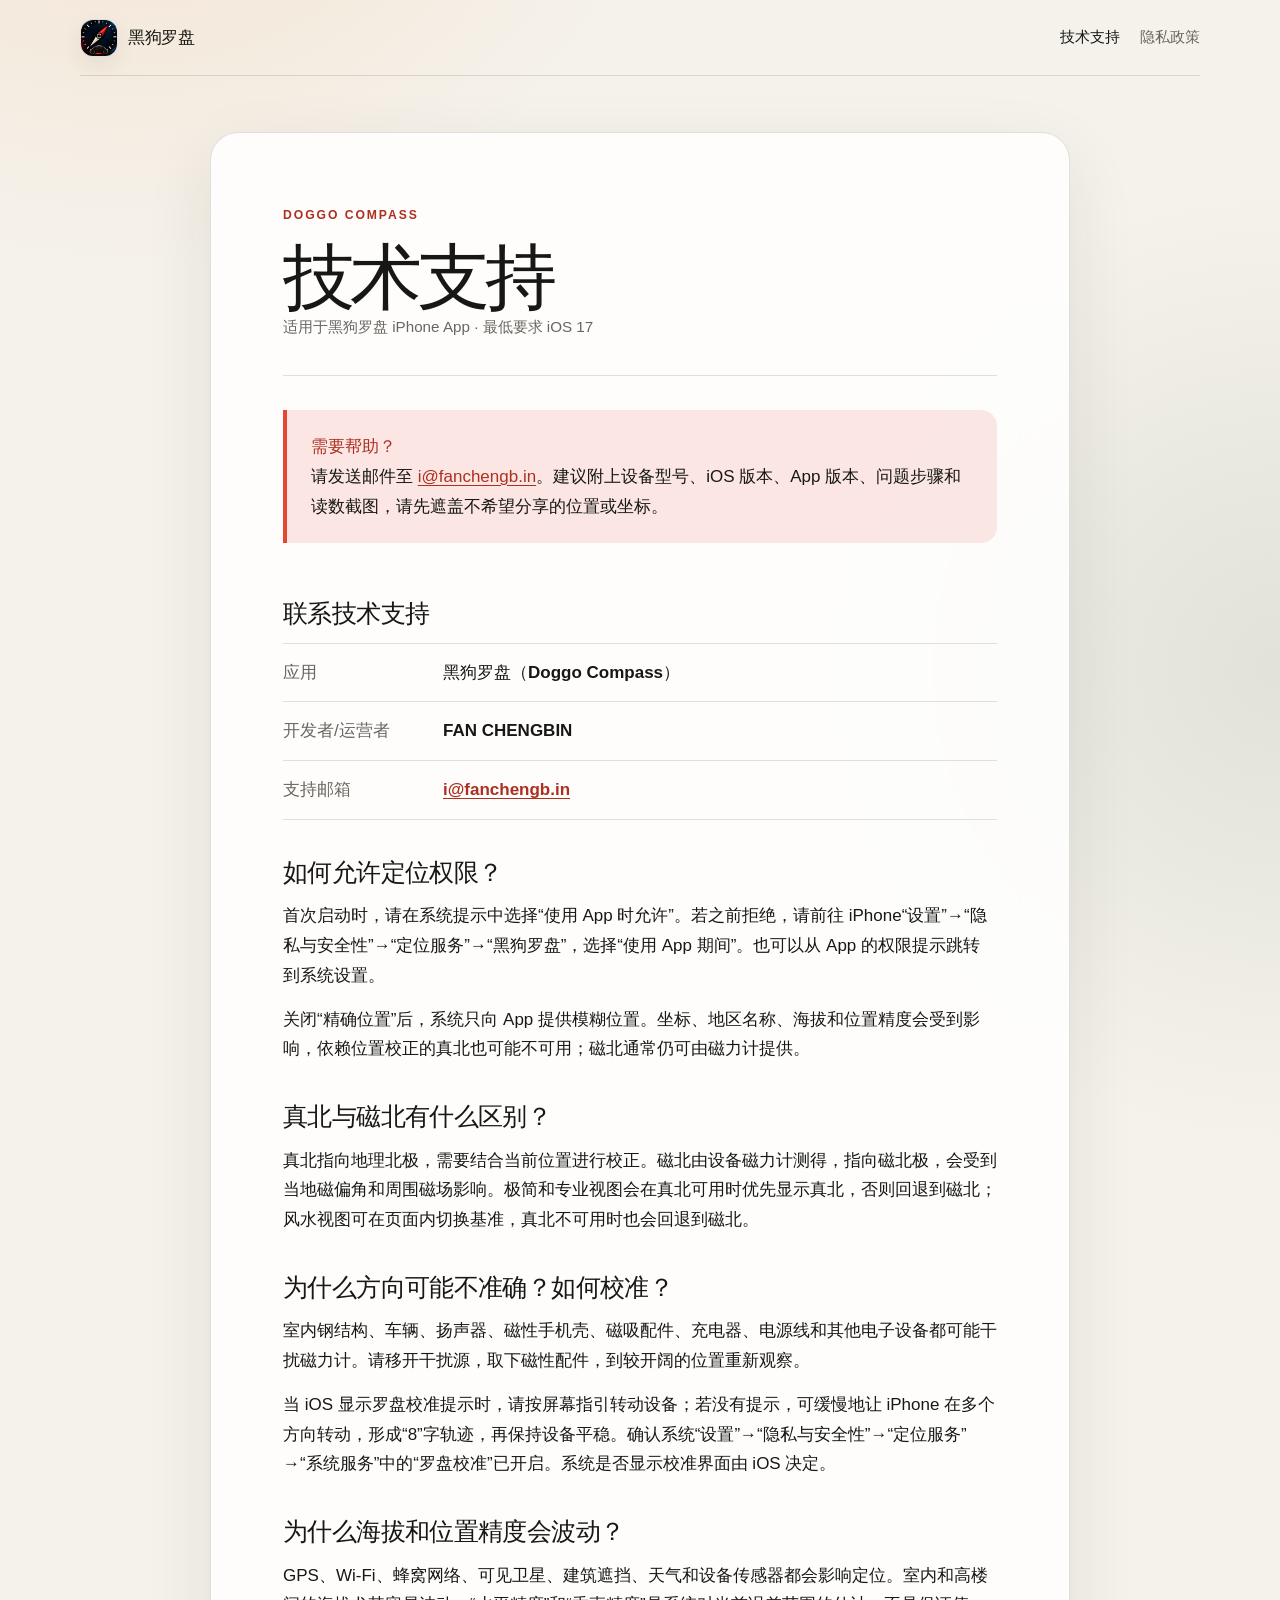
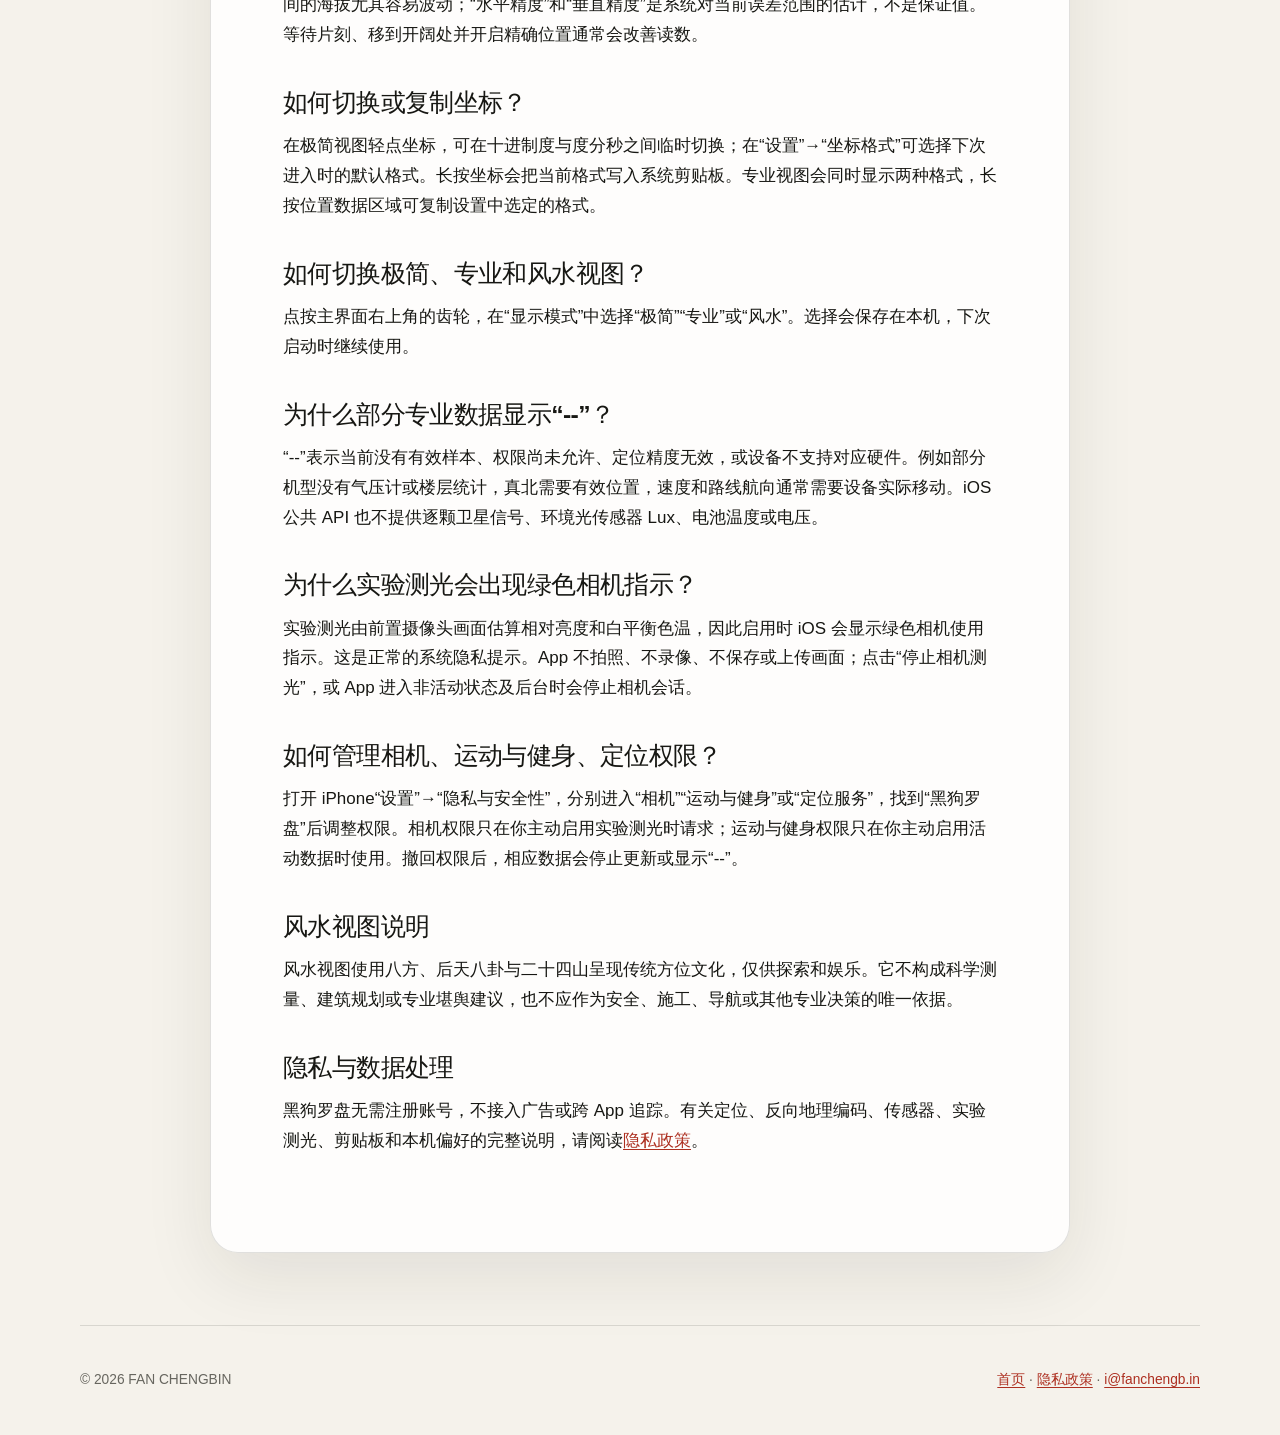
<file: doggo-compass/support.html>
<!doctype html>
<html lang="zh-CN">
<head>
  <meta charset="utf-8">
  <meta name="viewport" content="width=device-width, initial-scale=1">
  <meta name="description" content="黑狗罗盘（Doggo Compass）技术支持、权限设置、精度说明与常见问题。">
  <meta name="referrer" content="no-referrer">
  <meta http-equiv="Content-Security-Policy" content="default-src 'self'; style-src 'self'; img-src 'self' data:; object-src 'none'; base-uri 'none'; form-action 'none'; frame-ancestors 'none'">
  <meta property="og:type" content="website">
  <meta property="og:locale" content="zh_CN">
  <meta property="og:site_name" content="黑狗罗盘">
  <meta property="og:title" content="技术支持 · 黑狗罗盘">
  <meta property="og:description" content="黑狗罗盘的权限设置、校准、读数精度与使用帮助。">
  <meta property="og:url" content="https://zhinan.enlightened.cn/support.html">
  <meta property="og:image" content="https://zhinan.enlightened.cn/assets/app-icon-v4.webp">
  <link rel="canonical" href="https://zhinan.enlightened.cn/support.html">
  <link rel="apple-touch-icon" href="assets/app-icon-v4-180.png">
  <title>技术支持 · 黑狗罗盘</title>
  <link rel="stylesheet" href="base.css">
  <link rel="stylesheet" href="styles.css">
</head>
<body>
  <header class="site-header">
    <div class="brand">
      <a class="app-icon-link" href="https://apps.apple.com/cn/app/%E9%BB%91%E7%8B%97%E7%BD%97%E7%9B%98/id6813387560" aria-label="在 App Store 查看黑狗罗盘">
        <img class="brand-icon" src="assets/app-icon-v4.webp" alt="" width="38" height="38">
      </a>
      <a class="brand-name" href="https://apps.apple.com/cn/app/%E9%BB%91%E7%8B%97%E7%BD%97%E7%9B%98/id6813387560" aria-label="在 App Store 查看黑狗罗盘">黑狗罗盘</a>
    </div>
    <nav aria-label="主要导航">
      <a aria-current="page" href="support.html">技术支持</a>
      <a href="privacy.html">隐私政策</a>
    </nav>
  </header>

  <main class="policy-layout">
    <article class="policy-card">
      <header class="policy-heading">
        <p class="eyebrow">Doggo Compass</p>
        <h1>技术支持</h1>
        <p class="effective-date">适用于黑狗罗盘 iPhone App · 最低要求 iOS 17</p>
      </header>

      <div class="notice">
        <strong>需要帮助？</strong>
        <p>请发送邮件至 <a href="mailto:i@fanchengb.in?subject=%E9%BB%91%E7%8B%97%E7%BD%97%E7%9B%98%E6%8A%80%E6%9C%AF%E6%94%AF%E6%8C%81">i@fanchengb.in</a>。建议附上设备型号、iOS 版本、App 版本、问题步骤和读数截图，请先遮盖不希望分享的位置或坐标。</p>
      </div>

      <section id="contact">
        <h2>联系技术支持</h2>
        <dl class="contact-list">
          <dt>应用</dt><dd>黑狗罗盘（Doggo Compass）</dd>
          <dt>开发者/运营者</dt><dd>FAN CHENGBIN</dd>
          <dt>支持邮箱</dt><dd><a href="mailto:i@fanchengb.in?subject=%E9%BB%91%E7%8B%97%E7%BD%97%E7%9B%98%E6%8A%80%E6%9C%AF%E6%94%AF%E6%8C%81">i@fanchengb.in</a></dd>
        </dl>
      </section>

      <section id="location-permission">
        <h2>如何允许定位权限？</h2>
        <p>首次启动时，请在系统提示中选择“使用 App 时允许”。若之前拒绝，请前往 iPhone“设置”→“隐私与安全性”→“定位服务”→“黑狗罗盘”，选择“使用 App 期间”。也可以从 App 的权限提示跳转到系统设置。</p>
        <p>关闭“精确位置”后，系统只向 App 提供模糊位置。坐标、地区名称、海拔和位置精度会受到影响，依赖位置校正的真北也可能不可用；磁北通常仍可由磁力计提供。</p>
      </section>

      <section id="north-reference">
        <h2>真北与磁北有什么区别？</h2>
        <p>真北指向地理北极，需要结合当前位置进行校正。磁北由设备磁力计测得，指向磁北极，会受到当地磁偏角和周围磁场影响。极简和专业视图会在真北可用时优先显示真北，否则回退到磁北；风水视图可在页面内切换基准，真北不可用时也会回退到磁北。</p>
      </section>

      <section id="accuracy-calibration">
        <h2>为什么方向可能不准确？如何校准？</h2>
        <p>室内钢结构、车辆、扬声器、磁性手机壳、磁吸配件、充电器、电源线和其他电子设备都可能干扰磁力计。请移开干扰源，取下磁性配件，到较开阔的位置重新观察。</p>
        <p>当 iOS 显示罗盘校准提示时，请按屏幕指引转动设备；若没有提示，可缓慢地让 iPhone 在多个方向转动，形成“8”字轨迹，再保持设备平稳。确认系统“设置”→“隐私与安全性”→“定位服务”→“系统服务”中的“罗盘校准”已开启。系统是否显示校准界面由 iOS 决定。</p>
      </section>

      <section id="altitude-accuracy">
        <h2>为什么海拔和位置精度会波动？</h2>
        <p>GPS、Wi-Fi、蜂窝网络、可见卫星、建筑遮挡、天气和设备传感器都会影响定位。室内和高楼间的海拔尤其容易波动；“水平精度”和“垂直精度”是系统对当前误差范围的估计，不是保证值。等待片刻、移到开阔处并开启精确位置通常会改善读数。</p>
      </section>

      <section id="coordinates">
        <h2>如何切换或复制坐标？</h2>
        <p>在极简视图轻点坐标，可在十进制度与度分秒之间临时切换；在“设置”→“坐标格式”可选择下次进入时的默认格式。长按坐标会把当前格式写入系统剪贴板。专业视图会同时显示两种格式，长按位置数据区域可复制设置中选定的格式。</p>
      </section>

      <section id="views">
        <h2>如何切换极简、专业和风水视图？</h2>
        <p>点按主界面右上角的齿轮，在“显示模式”中选择“极简”“专业”或“风水”。选择会保存在本机，下次启动时继续使用。</p>
      </section>

      <section id="missing-data">
        <h2>为什么部分专业数据显示“--”？</h2>
        <p>“--”表示当前没有有效样本、权限尚未允许、定位精度无效，或设备不支持对应硬件。例如部分机型没有气压计或楼层统计，真北需要有效位置，速度和路线航向通常需要设备实际移动。iOS 公共 API 也不提供逐颗卫星信号、环境光传感器 Lux、电池温度或电压。</p>
      </section>

      <section id="camera">
        <h2>为什么实验测光会出现绿色相机指示？</h2>
        <p>实验测光由前置摄像头画面估算相对亮度和白平衡色温，因此启用时 iOS 会显示绿色相机使用指示。这是正常的系统隐私提示。App 不拍照、不录像、不保存或上传画面；点击“停止相机测光”，或 App 进入非活动状态及后台时会停止相机会话。</p>
      </section>

      <section id="permissions">
        <h2>如何管理相机、运动与健身、定位权限？</h2>
        <p>打开 iPhone“设置”→“隐私与安全性”，分别进入“相机”“运动与健身”或“定位服务”，找到“黑狗罗盘”后调整权限。相机权限只在你主动启用实验测光时请求；运动与健身权限只在你主动启用活动数据时使用。撤回权限后，相应数据会停止更新或显示“--”。</p>
      </section>

      <section id="feng-shui">
        <h2>风水视图说明</h2>
        <p>风水视图使用八方、后天八卦与二十四山呈现传统方位文化，仅供探索和娱乐。它不构成科学测量、建筑规划或专业堪舆建议，也不应作为安全、施工、导航或其他专业决策的唯一依据。</p>
      </section>

      <section id="privacy">
        <h2>隐私与数据处理</h2>
        <p>黑狗罗盘无需注册账号，不接入广告或跨 App 追踪。有关定位、反向地理编码、传感器、实验测光、剪贴板和本机偏好的完整说明，请阅读<a href="privacy.html">隐私政策</a>。</p>
      </section>
    </article>
  </main>

  <footer class="site-footer">
    <p>© 2026 FAN CHENGBIN</p>
    <p><a href="index.html">首页</a><span aria-hidden="true"> · </span><a href="privacy.html">隐私政策</a><span aria-hidden="true"> · </span><a href="mailto:i@fanchengb.in">i@fanchengb.in</a></p>
  </footer>
</body>
</html>
</file>
<file: styles.css>
:root {
  color-scheme: light dark;
  --bg: #f5f2eb;
  --surface: rgba(255, 255, 255, 0.84);
  --surface-strong: #ffffff;
  --text: #171713;
  --muted: #67665f;
  --line: rgba(23, 23, 19, 0.13);
  --accent: #d16f2d;
  --accent-dark: #9f4c17;
  --accent-soft: #f7e5d5;
  --shadow: 0 24px 70px rgba(37, 31, 20, 0.09);
  font-family: -apple-system, BlinkMacSystemFont, "Segoe UI", sans-serif;
  font-synthesis: none;
}

* { box-sizing: border-box; }

html {
  scroll-behavior: smooth;
  background: var(--bg);
}

body {
  min-height: 100vh;
  margin: 0;
  color: var(--text);
  background:
    radial-gradient(circle at 10% -10%, rgba(238, 160, 89, 0.22), transparent 36rem),
    radial-gradient(circle at 100% 22%, rgba(82, 108, 86, 0.12), transparent 30rem),
    var(--bg);
  font-size: 17px;
  line-height: 1.75;
  text-rendering: optimizeLegibility;
}

a {
  color: var(--accent-dark);
  text-decoration-thickness: 1px;
  text-underline-offset: 0.2em;
}

a:hover { color: var(--accent); }

a:focus-visible,
button:focus-visible {
  outline: 3px solid var(--accent);
  outline-offset: 4px;
  border-radius: 6px;
}

.site-header,
.site-footer,
.home-main,
.policy-layout {
  width: min(1120px, calc(100% - 40px));
  margin-inline: auto;
}

.site-header {
  min-height: 76px;
  display: flex;
  align-items: center;
  justify-content: space-between;
  gap: 24px;
  border-bottom: 1px solid var(--line);
}

.brand {
  display: inline-flex;
  align-items: center;
  gap: 10px;
  font-weight: 760;
  letter-spacing: -0.02em;
}

.app-icon-link {
  width: 38px;
  height: 38px;
  display: block;
  flex: 0 0 auto;
  border: 1px solid var(--line);
  border-radius: 13px;
  background: var(--surface);
  box-shadow: 0 8px 22px rgba(37, 31, 20, 0.07);
  overflow: hidden;
}

.brand-icon {
  width: 100%;
  height: 100%;
  display: block;
  object-fit: cover;
}

.brand-name {
  color: var(--text);
  text-decoration: none;
}

nav a {
  color: var(--muted);
  font-size: 0.94rem;
  font-weight: 650;
  text-decoration: none;
}

nav {
  display: flex;
  align-items: center;
  gap: 20px;
}

nav a[aria-current="page"] { color: var(--text); }

.home-main { padding: 94px 0 72px; }

.hero { max-width: 1000px; }

.eyebrow {
  margin: 0 0 12px;
  color: var(--accent-dark);
  font-size: 0.76rem;
  font-weight: 800;
  letter-spacing: 0.16em;
  text-transform: uppercase;
}

h1,
h2 {
  font-family: ui-rounded, -apple-system, BlinkMacSystemFont, "Segoe UI", sans-serif;
  text-wrap: balance;
}

h1 {
  margin: 0;
  font-size: clamp(2.55rem, 7vw, 5.5rem);
  line-height: 1.03;
  letter-spacing: -0.065em;
}

.hero h1 {
  font-size: clamp(1.65rem, 6vw, 5rem);
}

.hero-title-line {
  display: block;
  white-space: nowrap;
}

.hero-copy {
  max-width: 680px;
  margin: 30px 0 0;
  color: var(--muted);
  font-size: clamp(1.05rem, 2vw, 1.28rem);
}

.hero-actions {
  display: flex;
  flex-wrap: wrap;
  gap: 12px;
  margin-top: 32px;
}

.button {
  min-height: 48px;
  display: inline-flex;
  align-items: center;
  justify-content: center;
  padding: 10px 18px;
  border: 1px solid var(--line);
  border-radius: 14px;
  font-weight: 720;
  text-decoration: none;
}

.button.primary {
  color: #fff;
  border-color: var(--accent-dark);
  background: var(--accent-dark);
  box-shadow: 0 12px 28px rgba(159, 76, 23, 0.2);
}

.button.primary:hover { color: #fff; background: var(--accent); }
.button.secondary { color: var(--text); background: var(--surface); }

.feature-grid {
  display: grid;
  grid-template-columns: repeat(3, 1fr);
  gap: 18px;
  margin-top: 90px;
}

.feature-card,
.policy-card {
  border: 1px solid var(--line);
  background: var(--surface);
  box-shadow: var(--shadow);
  backdrop-filter: blur(20px);
  -webkit-backdrop-filter: blur(20px);
}

.feature-card {
  padding: 28px;
  border-radius: 22px;
}

.feature-icon {
  width: 40px;
  height: 40px;
  display: grid;
  place-items: center;
  color: var(--accent-dark);
  border-radius: 12px;
  background: var(--accent-soft);
  font-weight: 800;
}

.feature-card h2 {
  margin: 18px 0 6px;
  font-size: 1.18rem;
  letter-spacing: -0.025em;
}

.feature-card p {
  margin: 0;
  color: var(--muted);
  font-size: 0.95rem;
}

.policy-layout { padding: 56px 0 72px; }

.policy-card {
  max-width: 860px;
  margin: 0 auto;
  padding: clamp(28px, 6vw, 72px);
  border-radius: 28px;
}

.policy-heading {
  padding-bottom: 34px;
  border-bottom: 1px solid var(--line);
}

.policy-heading h1 {
  font-size: clamp(2.5rem, 6vw, 4.5rem);
}

.effective-date {
  margin: 16px 0 0;
  color: var(--muted);
  font-size: 0.95rem;
}

.notice {
  margin: 34px 0 42px;
  padding: 22px 24px;
  border-left: 4px solid var(--accent);
  border-radius: 0 16px 16px 0;
  background: var(--accent-soft);
}

.notice strong { color: var(--accent-dark); }
.notice p { margin: 5px 0 0; }

.policy-card section {
  padding-block: 12px 24px;
  scroll-margin-top: 20px;
}

.policy-card h2 {
  margin: 0 0 12px;
  font-size: clamp(1.25rem, 3vw, 1.55rem);
  line-height: 1.35;
  letter-spacing: -0.025em;
}

.policy-card p { margin: 0 0 14px; }
.policy-card p:last-child { margin-bottom: 0; }

.policy-card ul {
  margin: 0 0 18px;
  padding-left: 1.25em;
}

.policy-card li { margin-block: 8px; }
.policy-card li::marker { color: var(--accent); }

.contact-list {
  display: grid;
  grid-template-columns: 160px 1fr;
  margin: 0;
  border-top: 1px solid var(--line);
}

.contact-list dt,
.contact-list dd {
  padding: 14px 0;
  border-bottom: 1px solid var(--line);
}

.contact-list dt { color: var(--muted); }
.contact-list dd { margin: 0; font-weight: 650; }

.site-footer {
  min-height: 110px;
  display: flex;
  align-items: center;
  justify-content: space-between;
  gap: 24px;
  padding-block: 24px;
  color: var(--muted);
  border-top: 1px solid var(--line);
  font-size: 0.86rem;
}

.site-footer p { margin: 0; }

@media (max-width: 760px) {
  body { font-size: 16px; line-height: 1.7; }
  .site-header, .site-footer, .home-main, .policy-layout { width: min(100% - 28px, 680px); }
  .site-header { min-height: 66px; }
  nav { gap: 12px; }
  .home-main { padding: 62px 0 48px; }
  .hero-copy { margin-top: 22px; }
  .feature-grid { grid-template-columns: 1fr; margin-top: 58px; }
  .feature-card { padding: 22px; }
  .policy-layout { padding: 26px 0 46px; }
  .policy-card { padding: 26px 20px 34px; border-radius: 20px; }
  .policy-heading { padding-bottom: 26px; }
  .notice { margin: 26px 0 34px; padding: 18px; }
  .contact-list { grid-template-columns: 1fr; }
  .contact-list dt { padding-bottom: 0; border-bottom: 0; }
  .contact-list dd { padding-top: 2px; }
  .site-footer { min-height: 128px; flex-direction: column; align-items: flex-start; justify-content: center; gap: 4px; }
}

@media (prefers-reduced-motion: reduce) {
  html { scroll-behavior: auto; }
}

@media (prefers-color-scheme: dark) {
  :root {
    --bg: #11110f;
    --surface: rgba(29, 29, 25, 0.9);
    --surface-strong: #1d1d19;
    --text: #f3f0e9;
    --muted: #b4b0a7;
    --line: rgba(255, 255, 255, 0.12);
    --accent: #f09a59;
    --accent-dark: #ffb478;
    --accent-soft: rgba(209, 111, 45, 0.15);
    --shadow: 0 24px 70px rgba(0, 0, 0, 0.25);
  }

  .button.primary { color: #1a120d; background: var(--accent-dark); border-color: var(--accent-dark); }
  .button.primary:hover { color: #1a120d; }
}
</file>
<file: doggo-compass/base.css>
:root {
  color-scheme: light dark;
  --bg: #f5f2eb;
  --surface: rgba(255, 255, 255, 0.84);
  --surface-strong: #ffffff;
  --text: #171713;
  --muted: #67665f;
  --line: rgba(23, 23, 19, 0.13);
  --accent: #d16f2d;
  --accent-dark: #9f4c17;
  --accent-soft: #f7e5d5;
  --shadow: 0 24px 70px rgba(37, 31, 20, 0.09);
  font-family: -apple-system, BlinkMacSystemFont, "Segoe UI", sans-serif;
  font-synthesis: none;
}

* { box-sizing: border-box; }

html {
  scroll-behavior: smooth;
  background: var(--bg);
}

body {
  min-height: 100vh;
  margin: 0;
  color: var(--text);
  background:
    radial-gradient(circle at 10% -10%, rgba(238, 160, 89, 0.22), transparent 36rem),
    radial-gradient(circle at 100% 22%, rgba(82, 108, 86, 0.12), transparent 30rem),
    var(--bg);
  font-size: 17px;
  line-height: 1.75;
  text-rendering: optimizeLegibility;
}

a {
  color: var(--accent-dark);
  text-decoration-thickness: 1px;
  text-underline-offset: 0.2em;
}

a:hover { color: var(--accent); }

a:focus-visible,
button:focus-visible {
  outline: 3px solid var(--accent);
  outline-offset: 4px;
  border-radius: 6px;
}

.site-header,
.site-footer,
.home-main,
.policy-layout {
  width: min(1120px, calc(100% - 40px));
  margin-inline: auto;
}

.site-header {
  min-height: 76px;
  display: flex;
  align-items: center;
  justify-content: space-between;
  gap: 24px;
  border-bottom: 1px solid var(--line);
}

.brand {
  display: inline-flex;
  align-items: center;
  gap: 10px;
  font-weight: 760;
  letter-spacing: -0.02em;
}

.app-icon-link {
  width: 38px;
  height: 38px;
  display: block;
  flex: 0 0 auto;
  border: 1px solid var(--line);
  border-radius: 13px;
  background: var(--surface);
  box-shadow: 0 8px 22px rgba(37, 31, 20, 0.07);
  overflow: hidden;
}

.brand-icon {
  width: 100%;
  height: 100%;
  display: block;
  object-fit: cover;
}

.brand-name {
  color: var(--text);
  text-decoration: none;
}

nav a {
  color: var(--muted);
  font-size: 0.94rem;
  font-weight: 650;
  text-decoration: none;
}

nav {
  display: flex;
  align-items: center;
  gap: 20px;
}

nav a[aria-current="page"] { color: var(--text); }

.home-main { padding: 94px 0 72px; }

.hero { max-width: 1000px; }

.eyebrow {
  margin: 0 0 12px;
  color: var(--accent-dark);
  font-size: 0.76rem;
  font-weight: 800;
  letter-spacing: 0.16em;
  text-transform: uppercase;
}

h1,
h2 {
  font-family: ui-rounded, -apple-system, BlinkMacSystemFont, "Segoe UI", sans-serif;
  text-wrap: balance;
}

h1 {
  margin: 0;
  font-size: clamp(2.55rem, 7vw, 5.5rem);
  line-height: 1.03;
  letter-spacing: -0.065em;
}

.hero h1 {
  font-size: clamp(1.65rem, 6vw, 5rem);
}

.hero-title-line {
  display: block;
  white-space: nowrap;
}

.hero-copy {
  max-width: 680px;
  margin: 30px 0 0;
  color: var(--muted);
  font-size: clamp(1.05rem, 2vw, 1.28rem);
}

.hero-actions {
  display: flex;
  flex-wrap: wrap;
  gap: 12px;
  margin-top: 32px;
}

.button {
  min-height: 48px;
  display: inline-flex;
  align-items: center;
  justify-content: center;
  padding: 10px 18px;
  border: 1px solid var(--line);
  border-radius: 14px;
  font-weight: 720;
  text-decoration: none;
}

.button.primary {
  color: #fff;
  border-color: var(--accent-dark);
  background: var(--accent-dark);
  box-shadow: 0 12px 28px rgba(159, 76, 23, 0.2);
}

.button.primary:hover { color: #fff; background: var(--accent); }
.button.secondary { color: var(--text); background: var(--surface); }

.feature-grid {
  display: grid;
  grid-template-columns: repeat(3, 1fr);
  gap: 18px;
  margin-top: 90px;
}

.feature-card,
.policy-card {
  border: 1px solid var(--line);
  background: var(--surface);
  box-shadow: var(--shadow);
  backdrop-filter: blur(20px);
  -webkit-backdrop-filter: blur(20px);
}

.feature-card {
  padding: 28px;
  border-radius: 22px;
}

.feature-icon {
  width: 40px;
  height: 40px;
  display: grid;
  place-items: center;
  color: var(--accent-dark);
  border-radius: 12px;
  background: var(--accent-soft);
  font-weight: 800;
}

.feature-card h2 {
  margin: 18px 0 6px;
  font-size: 1.18rem;
  letter-spacing: -0.025em;
}

.feature-card p {
  margin: 0;
  color: var(--muted);
  font-size: 0.95rem;
}

.policy-layout { padding: 56px 0 72px; }

.policy-card {
  max-width: 860px;
  margin: 0 auto;
  padding: clamp(28px, 6vw, 72px);
  border-radius: 28px;
}

.policy-heading {
  padding-bottom: 34px;
  border-bottom: 1px solid var(--line);
}

.policy-heading h1 {
  font-size: clamp(2.5rem, 6vw, 4.5rem);
}

.effective-date {
  margin: 16px 0 0;
  color: var(--muted);
  font-size: 0.95rem;
}

.notice {
  margin: 34px 0 42px;
  padding: 22px 24px;
  border-left: 4px solid var(--accent);
  border-radius: 0 16px 16px 0;
  background: var(--accent-soft);
}

.notice strong { color: var(--accent-dark); }
.notice p { margin: 5px 0 0; }

.policy-card section {
  padding-block: 12px 24px;
  scroll-margin-top: 20px;
}

.policy-card h2 {
  margin: 0 0 12px;
  font-size: clamp(1.25rem, 3vw, 1.55rem);
  line-height: 1.35;
  letter-spacing: -0.025em;
}

.policy-card p { margin: 0 0 14px; }
.policy-card p:last-child { margin-bottom: 0; }

.policy-card ul {
  margin: 0 0 18px;
  padding-left: 1.25em;
}

.policy-card li { margin-block: 8px; }
.policy-card li::marker { color: var(--accent); }

.contact-list {
  display: grid;
  grid-template-columns: 160px 1fr;
  margin: 0;
  border-top: 1px solid var(--line);
}

.contact-list dt,
.contact-list dd {
  padding: 14px 0;
  border-bottom: 1px solid var(--line);
}

.contact-list dt { color: var(--muted); }
.contact-list dd { margin: 0; font-weight: 650; }

.site-footer {
  min-height: 110px;
  display: flex;
  align-items: center;
  justify-content: space-between;
  gap: 24px;
  padding-block: 24px;
  color: var(--muted);
  border-top: 1px solid var(--line);
  font-size: 0.86rem;
}

.site-footer p { margin: 0; }

@media (max-width: 760px) {
  body { font-size: 16px; line-height: 1.7; }
  .site-header, .site-footer, .home-main, .policy-layout { width: min(100% - 28px, 680px); }
  .site-header { min-height: 66px; }
  nav { gap: 12px; }
  .home-main { padding: 62px 0 48px; }
  .hero-copy { margin-top: 22px; }
  .feature-grid { grid-template-columns: 1fr; margin-top: 58px; }
  .feature-card { padding: 22px; }
  .policy-layout { padding: 26px 0 46px; }
  .policy-card { padding: 26px 20px 34px; border-radius: 20px; }
  .policy-heading { padding-bottom: 26px; }
  .notice { margin: 26px 0 34px; padding: 18px; }
  .contact-list { grid-template-columns: 1fr; }
  .contact-list dt { padding-bottom: 0; border-bottom: 0; }
  .contact-list dd { padding-top: 2px; }
  .site-footer { min-height: 128px; flex-direction: column; align-items: flex-start; justify-content: center; gap: 4px; }
}

@media (prefers-reduced-motion: reduce) {
  html { scroll-behavior: auto; }
}

@media (prefers-color-scheme: dark) {
  :root {
    --bg: #11110f;
    --surface: rgba(29, 29, 25, 0.9);
    --surface-strong: #1d1d19;
    --text: #f3f0e9;
    --muted: #b4b0a7;
    --line: rgba(255, 255, 255, 0.12);
    --accent: #f09a59;
    --accent-dark: #ffb478;
    --accent-soft: rgba(209, 111, 45, 0.15);
    --shadow: 0 24px 70px rgba(0, 0, 0, 0.25);
  }

  .button.primary { color: #1a120d; background: var(--accent-dark); border-color: var(--accent-dark); }
  .button.primary:hover { color: #1a120d; }
}
</file>
<file: doggo-compass/styles.css>
:root {
  --accent: #e44732;
  --accent-dark: #ad2f20;
  --accent-soft: rgba(228, 71, 50, 0.12);
}

.product-lockup {
  display: grid;
  grid-template-columns: minmax(112px, 180px) 1fr;
  align-items: center;
  gap: clamp(24px, 5vw, 56px);
}

.product-icon {
  width: 100%;
  height: auto;
  aspect-ratio: 1;
  display: block;
  border: 1px solid var(--line);
  border-radius: 28%;
  box-shadow: 0 24px 56px rgba(4, 19, 35, 0.25);
}

.product-lockup .hero-copy,
.product-lockup .hero-actions {
  grid-column: 2;
}

.product-lockup .hero-actions { margin-top: 2px; }

.availability {
  display: inline-flex;
  align-items: center;
  min-height: 38px;
  padding: 7px 13px;
  border: 1px solid var(--line);
  border-radius: 999px;
  color: var(--muted);
  background: var(--surface);
  font-size: 0.88rem;
  font-weight: 700;
}

.section-heading {
  max-width: 760px;
  margin: 86px 0 0;
}

.section-heading h2 {
  margin: 0;
  font-size: clamp(1.8rem, 4vw, 3rem);
  line-height: 1.15;
  letter-spacing: -0.045em;
}

.section-heading p {
  margin: 14px 0 0;
  color: var(--muted);
}

.feature-grid.compact { margin-top: 28px; }

.feature-card.wide { grid-column: span 2; }

.spec-list {
  display: grid;
  grid-template-columns: repeat(2, minmax(0, 1fr));
  gap: 0 28px;
  margin: 28px 0 0;
  padding: 0;
  border-top: 1px solid var(--line);
  list-style: none;
}

.spec-list li {
  display: flex;
  justify-content: space-between;
  gap: 18px;
  padding: 15px 0;
  border-bottom: 1px solid var(--line);
}

.spec-list span { color: var(--muted); }
.spec-list strong { text-align: right; }

.policy-card code {
  padding: 0.12em 0.35em;
  border-radius: 5px;
  background: var(--accent-soft);
  font-family: ui-monospace, SFMono-Regular, Menlo, monospace;
  font-size: 0.9em;
}

@media (max-width: 760px) {
  .product-lockup { grid-template-columns: 82px 1fr; gap: 18px; }
  .product-lockup .hero-copy { grid-column: 1 / -1; }
  .product-lockup .hero-actions { grid-column: 1 / -1; margin-top: 2px; }
  .section-heading { margin-top: 58px; }
  .feature-card.wide { grid-column: auto; }
  .spec-list { grid-template-columns: 1fr; }
}

@media (prefers-color-scheme: dark) {
  :root {
    --accent: #ff5a43;
    --accent-dark: #ff826f;
    --accent-soft: rgba(255, 90, 67, 0.13);
  }
}
</file>
